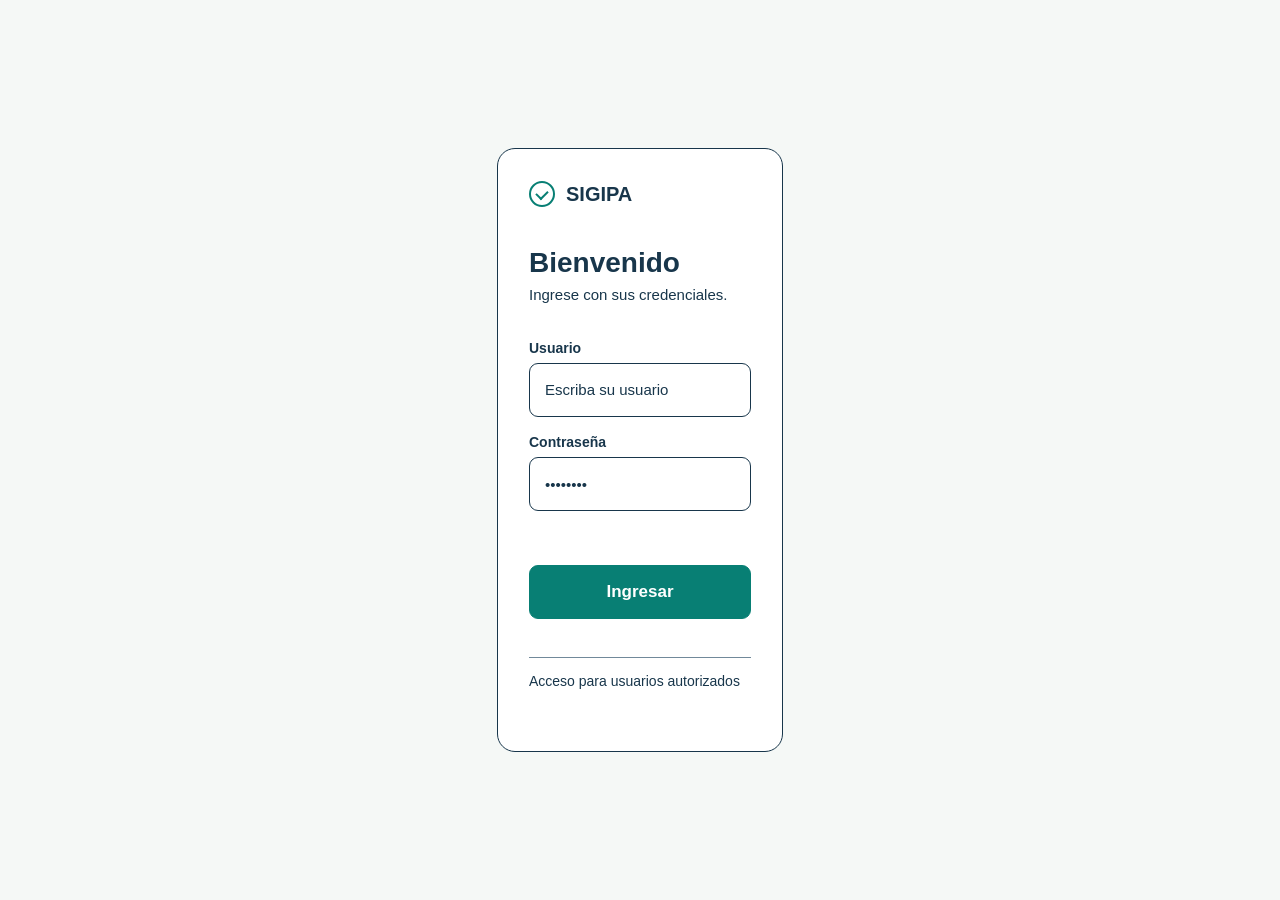
<file: src/main/webapp/index.html>
<!doctype html>
<html lang="es">
    <head>
        <meta charset="utf-8">
        <meta name="viewport" content="width=device-width, initial-scale=1">
        <meta name="theme-color" content="#f5f8f6">
        <title>Ingresar | SIGIPA</title>
        <link
            href="https://cdn.jsdelivr.net/npm/bootstrap@5.3.8/dist/css/bootstrap.min.css"
            rel="stylesheet"
            integrity="sha384-sRIl4kxILFvY47J16cr9ZwB07vP4J8+LH7qKQnuqkuIAvNWLzeN8tE5YBujZqJLB"
            crossorigin="anonymous"
            >
        <link rel="stylesheet" href="assets/css/estilos.css">
        <script src="assets/js/main.js" defer></script>
    </head>
    <body>
        <main class="container min-vh-100 d-flex align-items-center justify-content-center py-4">
            <div class="row justify-content-center w-100 mx-0">
                <div class="col-12 col-sm-auto px-0">
                    <section class="acceso" aria-labelledby="titulo-acceso">
                        <div class="marca d-flex align-items-center">
                            <span class="marca-icono" aria-hidden="true"></span>
                            <span>SIGIPA</span>
                        </div>

                        <h1 id="titulo-acceso" class="acceso-titulo">Bienvenido</h1>
                        <p class="acceso-subtitulo">Ingrese con sus credenciales.</p>

                        <form id="form-acceso" class="acceso-formulario" aria-label="Formulario de acceso" method="post" action="api/acceso">
                            <div class="campo-usuario">
                                <label class="form-label" for="usuario">Usuario</label>
                                <input class="form-control" id="usuario" name="nombreUsuario" type="text" autocomplete="username" placeholder="Escriba su usuario" required>
                            </div>

                            <div class="campo-contrasena">
                                <label class="form-label" for="contrasena">Contraseña</label>
                                <input class="form-control" id="contrasena" name="contrasena" type="password" autocomplete="current-password" placeholder="••••••••" required>
                            </div>

                            <p id="mensaje-acceso" class="small text-danger" role="status" hidden></p>
                            <button type="submit" class="btn btn-acceso w-100 d-flex align-items-center justify-content-center">Ingresar</button>
                        </form>

                        <p class="acceso-nota mb-0">Acceso para usuarios autorizados</p>
                    </section>
                </div>
            </div>
        </main>
    </body>
</html>
</file>
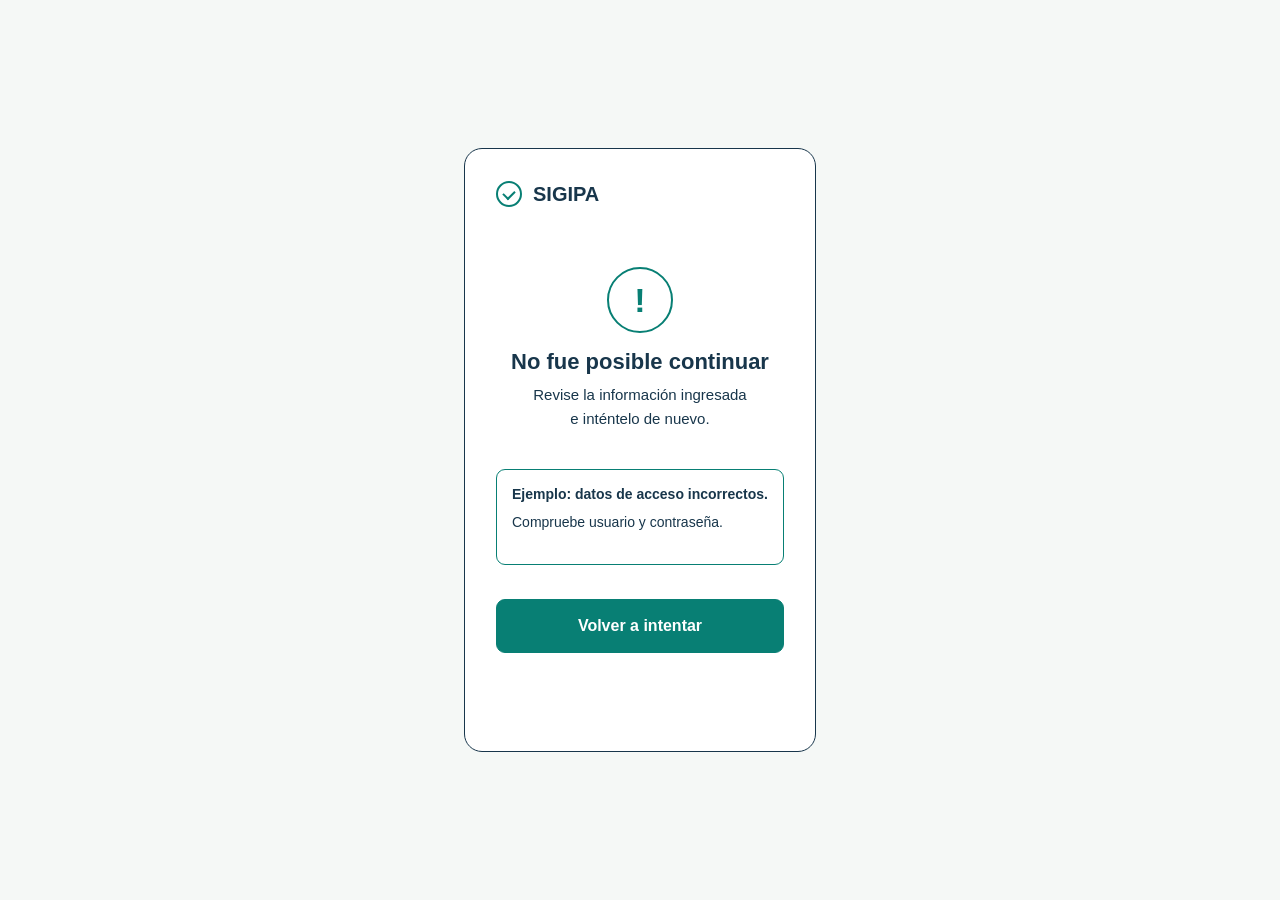
<file: src/main/webapp/aviso-error.html>
<!doctype html>
<html lang="es">
  <head>
    <meta charset="utf-8">
    <meta name="viewport" content="width=device-width, initial-scale=1">
    <meta name="theme-color" content="#f5f8f6">
    <title>Aviso de error | SIGIPA</title>

    <link
      href="https://cdn.jsdelivr.net/npm/bootstrap@5.3.8/dist/css/bootstrap.min.css"
      rel="stylesheet"
      integrity="sha384-sRIl4kxILFvY47J16cr9ZwB07vP4J8+LH7qKQnuqkuIAvNWLzeN8tE5YBujZqJLB"
      crossorigin="anonymous"
    >
    <link rel="stylesheet" href="assets/css/estilos.css">
  </head>

  <body>
    <main class="container min-vh-100 d-flex align-items-center justify-content-center py-4">
      <div class="row justify-content-center w-100 mx-0">
        <div class="col-12 col-sm-auto px-0">
          <section class="acceso aviso-error" aria-labelledby="titulo-error">
            <div class="marca d-flex align-items-center">
              <span class="marca-icono" aria-hidden="true"></span>
              <span>SIGIPA</span>
            </div>

            <div class="icono-error d-flex align-items-center justify-content-center"
                 aria-hidden="true">!</div>

            <h1 id="titulo-error" class="acceso-titulo">
              No fue posible continuar
            </h1>

            <p class="mensaje-error">
              Revise la información ingresada<br>
              e inténtelo de nuevo.
            </p>

            <div class="detalle-error">
              <p class="detalle-titulo">Ejemplo: datos de acceso incorrectos.</p>
              <p class="detalle-texto">Compruebe usuario y contraseña.</p>
            </div>

            <a class="btn btn-acceso w-100 d-flex align-items-center justify-content-center" href="index.html"
            >Volver a intentar</a>
          </section>
        </div>
      </div>
    </main>
  </body>
</html>
</file>
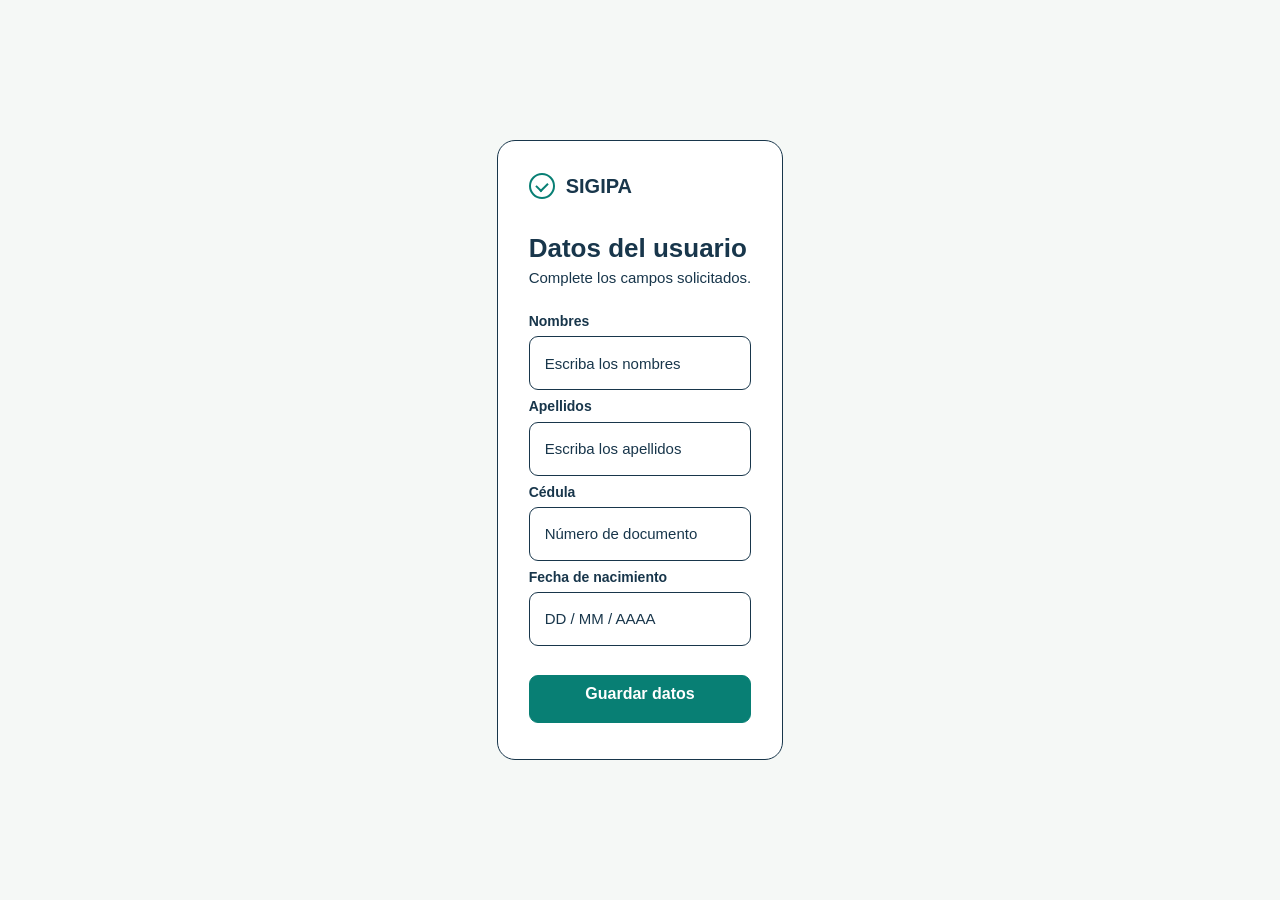
<file: src/main/webapp/datos-usuario.html>
<!doctype html>
<html lang="es">
  <head>
    <meta charset="utf-8">
    <meta name="viewport" content="width=device-width, initial-scale=1">
    <meta name="theme-color" content="#f5f8f6">
    <title>Datos del usuario | SIGIPA</title>
    <link
      href="https://cdn.jsdelivr.net/npm/bootstrap@5.3.8/dist/css/bootstrap.min.css"
      rel="stylesheet"
      integrity="sha384-sRIl4kxILFvY47J16cr9ZwB07vP4J8+LH7qKQnuqkuIAvNWLzeN8tE5YBujZqJLB"
      crossorigin="anonymous"
    >
    <link rel="stylesheet" href="assets/css/estilos.css">
  </head>
  <body>
    <main class="container min-vh-100 d-flex align-items-center justify-content-center py-4">
      <div class="row justify-content-center w-100 mx-0">
        <div class="col-12 col-sm-auto px-0">
          <section class="acceso datos-usuario" aria-labelledby="titulo-datos">
            <div class="marca d-flex align-items-center">
              <span class="marca-icono" aria-hidden="true"></span>
              <span>SIGIPA</span>
            </div>

            <h1 id="titulo-datos" class="acceso-titulo">Datos del usuario</h1>
            <p class="acceso-subtitulo">Complete los campos solicitados.</p>

            <form class="acceso-formulario" aria-label="Datos del usuario">
              <div class="campo-datos">
                <label class="form-label" for="nombres">Nombres</label>
                <input
                  class="form-control"
                  id="nombres"
                  name="nombres"
                  type="text"
                  autocomplete="given-name"
                  placeholder="Escriba los nombres"
                  required
                >
              </div>

              <div class="campo-datos">
                <label class="form-label" for="apellidos">Apellidos</label>
                <input
                  class="form-control"
                  id="apellidos"
                  name="apellidos"
                  type="text"
                  autocomplete="family-name"
                  placeholder="Escriba los apellidos"
                  required
                >
              </div>

              <div class="campo-datos">
                <label class="form-label" for="cedula">Cédula</label>
                <input
                  class="form-control"
                  id="cedula"
                  name="cedula"
                  type="text"
                  inputmode="numeric"
                  placeholder="Número de documento"
                  required
                >
              </div>

              <div class="campo-datos">
                <label class="form-label" for="fecha-nacimiento">Fecha de nacimiento</label>
                <input
                  class="form-control"
                  id="fecha-nacimiento"
                  name="fecha_nacimiento"
                  type="text"
                  inputmode="numeric"
                  autocomplete="bday"
                  placeholder="DD / MM / AAAA"
                  required
                >
              </div>

              <!-- El guardado se conectará al servidor en la etapa de desarrollo. -->
              <a class="btn btn-acceso w-100" type="button" href="aviso-error.html">Guardar datos</a>
            </form>
          </section>
        </div>
      </div>
    </main>
  </body>
</html>
</file>
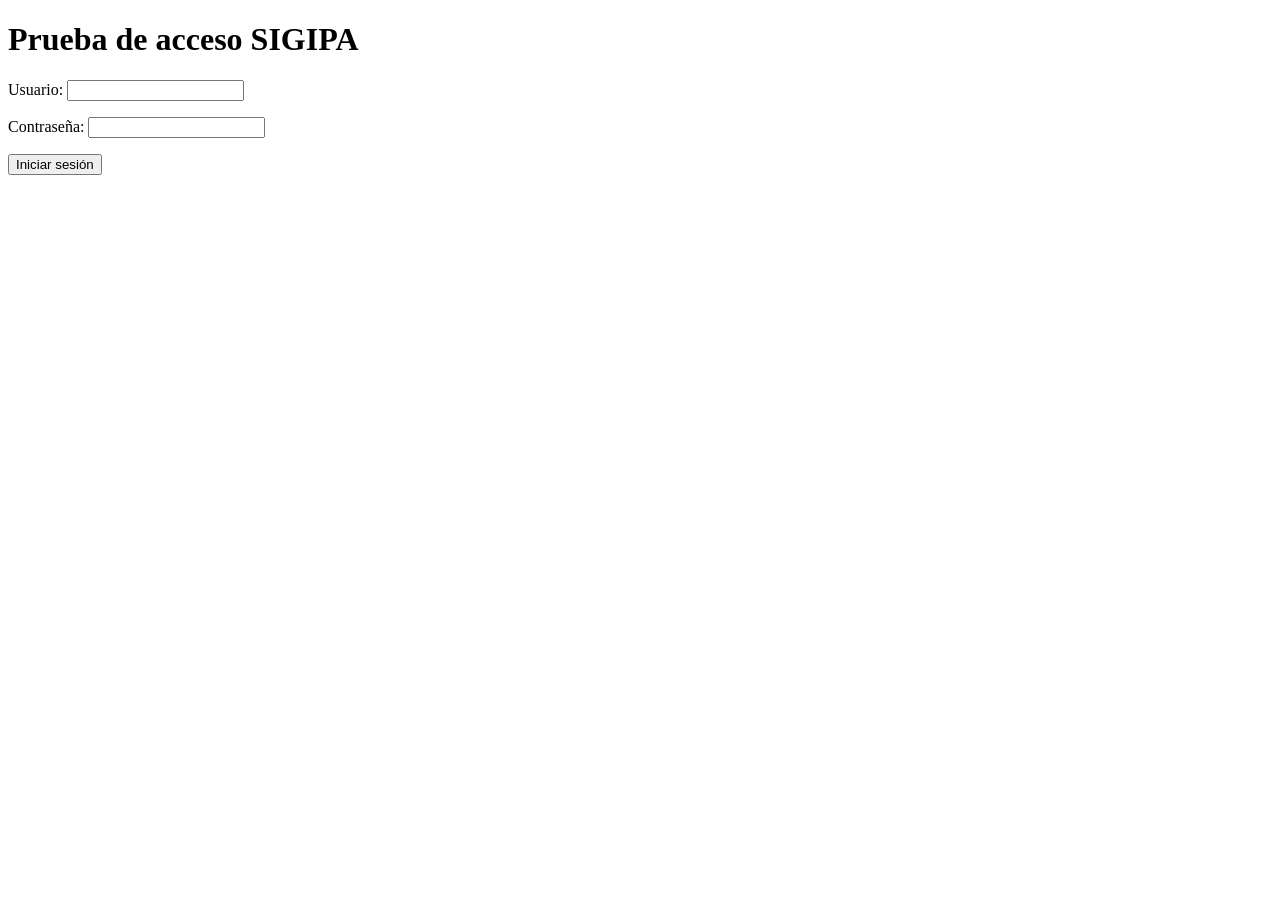
<file: src/main/webapp/prueba-acceso.html>
<!DOCTYPE html>
<html lang="es">
    <head>
        <meta charset="UTF-8">
        <title>Prueba de acceso SIGIPA</title>
    </head>
    <body>
        <h1>Prueba de acceso SIGIPA</h1>

        <form id="formAcceso">
            <p>
                <label for="nombreUsuario">Usuario:</label>
                <input id="nombreUsuario" name="nombreUsuario"
                       autocomplete="username" required>
            </p>

            <p>
                <label for="contrasena">Contraseña:</label>
                <input id="contrasena" name="contrasena"
                       type="password"
                       autocomplete="current-password" required>
            </p>

            <button type="submit">Iniciar sesión</button>
        </form>

        <pre id="resultado"></pre>

        <script>
            const formulario = document.getElementById("formAcceso");
            const resultado = document.getElementById("resultado");

            formulario.addEventListener("submit", async (evento) => {
                evento.preventDefault();
                resultado.textContent = "Comprobando...";
                sessionStorage.removeItem("tokenCsrf");

                try {
                    const respuesta = await fetch("api/acceso", {
                        method: "POST",
                        body: new URLSearchParams(new FormData(formulario)),
                        credentials: "same-origin"
                    });

                    const datos = await respuesta.json();

                    if (respuesta.ok) {
                        sessionStorage.setItem("tokenCsrf", datos.tokenCsrf);
                    }

                    resultado.textContent =
                            "HTTP " + respuesta.status + "\n"
                            + JSON.stringify(datos, null, 2);

                } catch (error) {
                    resultado.textContent =
                            "No se pudo obtener la respuesta del servidor.";
                } finally {
                    document.getElementById("contrasena").value = "";
                }
            });
        </script>
    </body>
</html>
</file>
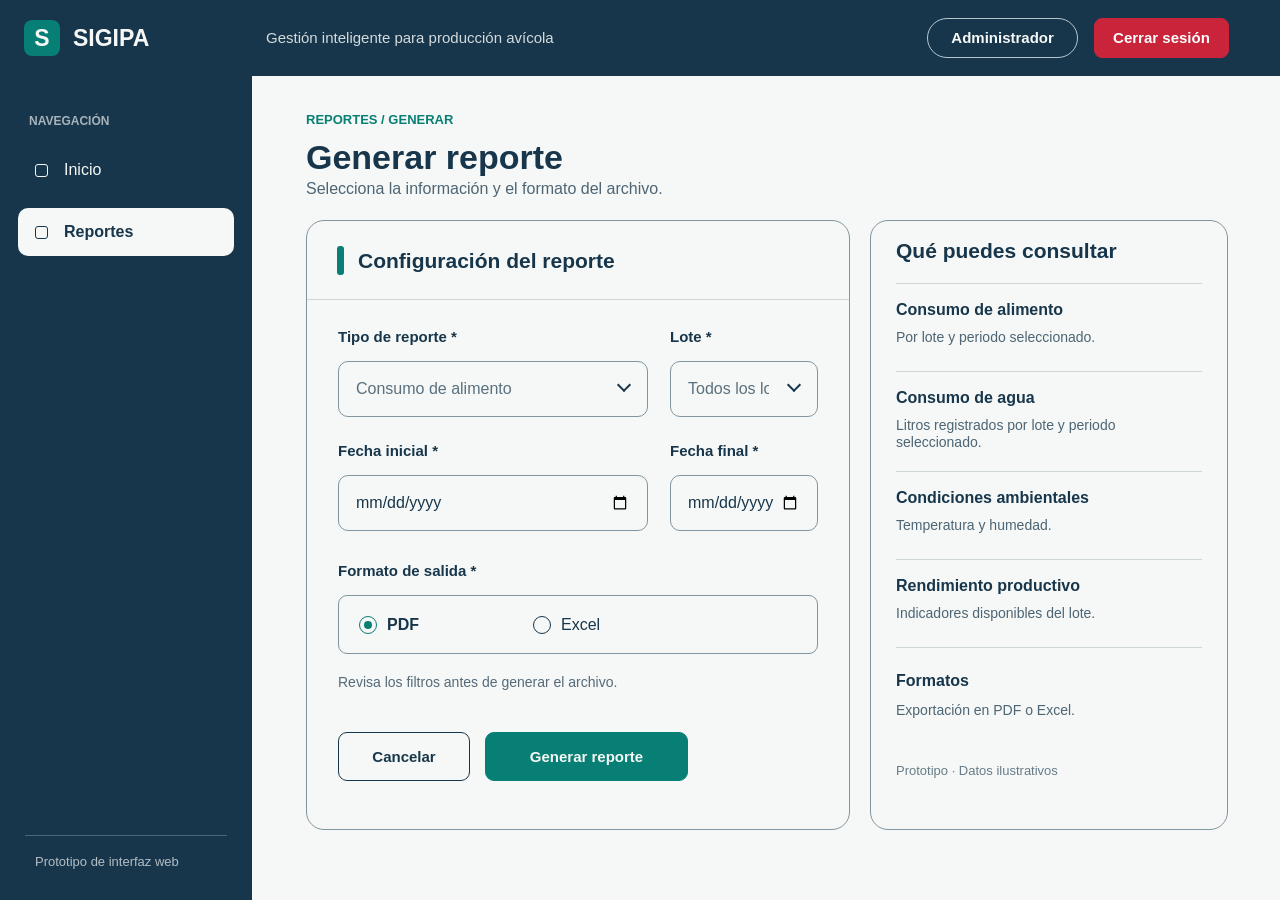
<file: src/main/webapp/pages/administrador/generar-reporte-administrador.html>
<!doctype html>
<html lang="es">
<head>
  <meta charset="utf-8">
  <meta name="viewport" content="width=device-width, initial-scale=1">
  <meta name="theme-color" content="#f5f8f6">
  <title>Generar reporte del administrador | SIGIPA</title>
  <link href="https://cdn.jsdelivr.net/npm/bootstrap@5.3.8/dist/css/bootstrap.min.css" rel="stylesheet" integrity="sha384-sRIl4kxILFvY47J16cr9ZwB07vP4J8+LH7qKQnuqkuIAvNWLzeN8tE5YBujZqJLB" crossorigin="anonymous">
  <link rel="stylesheet" href="../../assets/css/estilos.css">
  <script src="../../assets/js/vendor/xlsx.full.min.js" defer></script>
  <script src="../../assets/js/main.js" defer></script>
</head>
<body class="panel-operario panel-administrador generar-reporte generar-reporte-administrador">
  <aside class="op-lateral" aria-label="Navegación del administrador">
    <a class="op-marca" href="panel-administrador.html" aria-label="SIGIPA, inicio del administrador">
      <span class="op-marca-icono" aria-hidden="true">S</span>
      <span>SIGIPA</span>
    </a>

    <nav class="op-menu" aria-label="Navegación principal">
      <p class="op-menu-titulo">NAVEGACIÓN</p>
      <a class="op-menu-enlace" href="panel-administrador.html">
        <span class="sp-menu-icono" aria-hidden="true"></span>
        Inicio
      </a>
      <a class="op-menu-enlace op-menu-enlace-activo" href="reportes-administrador.html" aria-current="location">
        <span class="sp-menu-icono" aria-hidden="true"></span>
        Reportes
      </a>
    </nav>

    <p class="op-lateral-pie">Prototipo de interfaz web</p>
  </aside>

  <header class="op-encabezado">
    <p class="op-lema">Gestión inteligente para producción avícola</p>
    <span class="op-rol">Administrador</span>
  </header>

  <main class="op-contenido" id="contenido">
    <div class="op-contenedor">
      <div class="op-introduccion">
        <p class="op-seccion">REPORTES / GENERAR</p>
        <h1>Generar reporte</h1>
        <p class="op-subtitulo">
          <span class="op-texto-escritorio">Selecciona la información y el formato del archivo.</span>
          <span class="op-texto-movil">Configura los datos del archivo.</span>
        </p>
      </div>

      <div class="gr-distribucion">
        <section class="gr-tarjeta" aria-labelledby="titulo-configuracion-reporte-administrador">
          <header class="gr-tarjeta-cabecera">
            <h2 id="titulo-configuracion-reporte-administrador">
              <span class="op-texto-escritorio">Configuración del reporte</span>
              <span class="op-texto-movil">Configuración</span>
            </h2>
          </header>

          <form id="form-reporte" class="gr-formulario">
            <div class="gr-fila">
              <div class="rc-grupo">
                <label class="rc-etiqueta" for="tipo-reporte">Tipo de reporte *</label>
                <div class="rc-select-contenedor">
                  <select class="rc-control rc-select" id="tipo-reporte" name="tipo-reporte" required>
                    <option value="consumo-alimento" selected>Consumo de alimento</option>
                    <option value="consumo-agua">Consumo de agua</option>
                    <option value="condiciones-ambientales">Condiciones ambientales</option>
                    <option value="rendimiento-productivo">Rendimiento productivo</option>
                  </select>
                </div>
              </div>

              <div class="rc-grupo">
                <label class="rc-etiqueta" for="lote-reporte">Lote *</label>
                <div class="rc-select-contenedor">
                  <select class="rc-control rc-select" id="lote-reporte" name="lote-reporte" required>
                    <option value="todos" selected>Todos los lotes</option>
                    <option value="lote-01">Lote 01</option>
                    <option value="lote-02">Lote 02</option>
                    <option value="lote-03">Lote 03</option>
                  </select>
                </div>
              </div>
            </div>

            <div class="gr-fila gr-fila-fechas">
              <div class="rc-grupo">
                <label class="rc-etiqueta" for="fecha-inicial">Fecha inicial *</label>
                <input class="rc-control" id="fecha-inicial" name="fecha-inicial" type="date" required>
              </div>

              <div class="rc-grupo">
                <label class="rc-etiqueta" for="fecha-final">Fecha final *</label>
                <input class="rc-control" id="fecha-final" name="fecha-final" type="date" required>
              </div>
            </div>

            <fieldset class="rc-grupo gr-formato">
              <legend class="rc-etiqueta">Formato de salida *</legend>
              <div class="gr-radio-grupo">
                <label class="rc-radio-opcion">
                  <input type="radio" name="formato-salida" value="pdf" checked>
                  <span>PDF</span>
                </label>
                <label class="rc-radio-opcion">
                  <input type="radio" name="formato-salida" value="excel">
                  <span>Excel</span>
                </label>
              </div>
            </fieldset>

            <p class="gr-nota">
              <span class="op-texto-escritorio">Revisa los filtros antes de generar el archivo.</span>
              <span class="op-texto-movil">El archivo usará los filtros seleccionados.</span>
            </p>

            <div class="rc-acciones gr-acciones">
              <button id="cancelar-reporte" class="rc-boton rc-boton-secundario" type="button">Cancelar</button>
              <button class="rc-boton rc-boton-principal" type="submit">Generar reporte</button>
            </div>

            <p id="mensaje-reporte" class="mt-3 mb-0" role="status"></p>
          </form>
        </section>

        <aside class="gr-panel-consultas" aria-labelledby="titulo-consultas-reporte-administrador">
          <h2 id="titulo-consultas-reporte-administrador">Qué puedes consultar</h2>

          <div class="gr-consulta-lista">
            <section class="gr-consulta-item">
              <h3>Consumo de alimento</h3>
              <p>Por lote y periodo seleccionado.</p>
            </section>
            <section class="gr-consulta-item">
              <h3>Consumo de agua</h3>
              <p>Litros registrados por lote y periodo seleccionado.</p>
            </section>
            <section class="gr-consulta-item">
              <h3>Condiciones ambientales</h3>
              <p>Temperatura y humedad.</p>
            </section>
            <section class="gr-consulta-item">
              <h3>Rendimiento productivo</h3>
              <p>Indicadores disponibles del lote.</p>
            </section>
            <section class="gr-consulta-item gr-consulta-formatos">
              <h3>Formatos</h3>
              <p>Exportación en PDF o Excel.</p>
            </section>
          </div>

          <p class="gr-panel-nota">Prototipo · Datos ilustrativos</p>
        </aside>
      </div>

      <section id="vista-reporte" class="rc-tarjeta mt-4" aria-labelledby="titulo-vista-reporte" hidden>
        <header class="rc-tarjeta-cabecera">
          <h2 id="titulo-vista-reporte">Reporte de consumo</h2>
        </header>

        <div class="p-3">
          <p id="resumen-reporte"></p>

          <div class="table-responsive">
            <table class="table">
              <caption>Registros de demostración del lote y periodo seleccionados.</caption>

              <thead>
                <tr>
                  <th scope="col">Fecha y hora</th>
                  <th scope="col">Lote</th>
                  <th scope="col">Cantidad</th>
                  <th scope="col">Unidad</th>
                </tr>
              </thead>

              <tbody id="filas-reporte"></tbody>
            </table>
          </div>
        </div>
      </section>
    </div>
  </main>

  <nav class="op-menu-movil" aria-label="Navegación móvil">
    <a class="op-menu-movil-enlace" href="panel-administrador.html">
      <span class="sp-menu-icono" aria-hidden="true"></span>
      <span>Inicio</span>
    </a>
    <a class="op-menu-movil-enlace op-menu-movil-activo" href="reportes-administrador.html" aria-current="location">
      <span class="sp-menu-icono" aria-hidden="true"></span>
      <span>Reportes</span>
    </a>
  </nav>
</body>
</html>
</file>
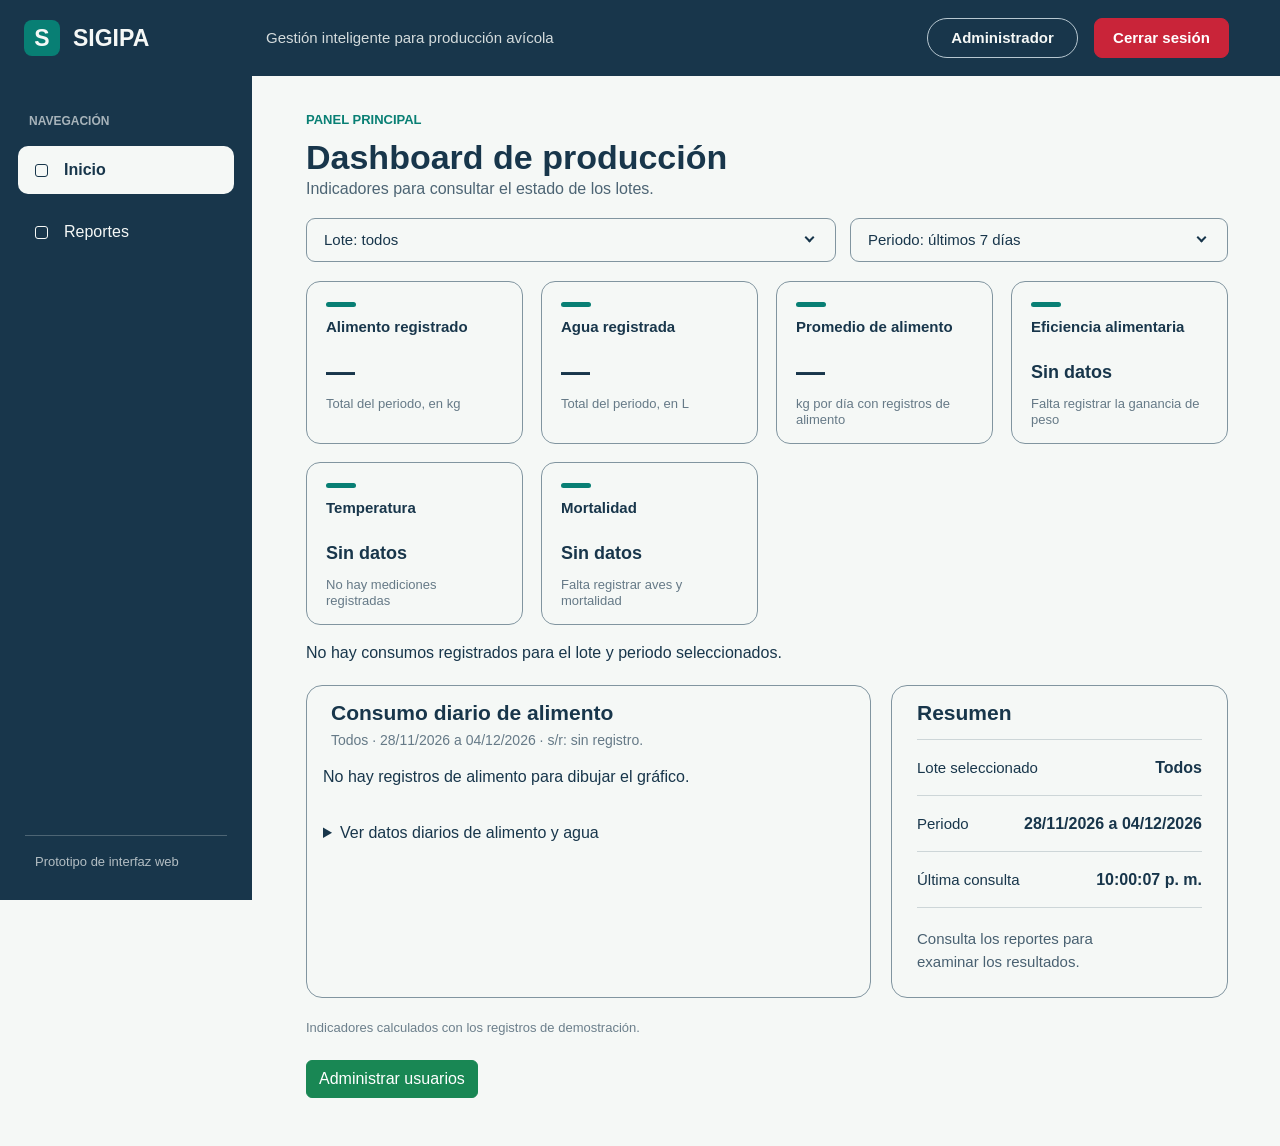
<file: src/main/webapp/pages/administrador/panel-administrador.html>
<!doctype html>
<html lang="es">
    <head>
        <meta charset="utf-8">
        <meta name="viewport" content="width=device-width, initial-scale=1">
        <meta name="theme-color" content="#f5f8f6">
        <title>Panel del administrador | SIGIPA</title>
        <link href="https://cdn.jsdelivr.net/npm/bootstrap@5.3.8/dist/css/bootstrap.min.css" rel="stylesheet" integrity="sha384-sRIl4kxILFvY47J16cr9ZwB07vP4J8+LH7qKQnuqkuIAvNWLzeN8tE5YBujZqJLB" crossorigin="anonymous">
        <link rel="stylesheet" href="../../assets/css/estilos.css">
        <script src="../../assets/js/main.js" defer></script>
    </head>
    <body id="dashboard-admin" class="panel-operario panel-administrador">
        <aside class="op-lateral" aria-label="Navegación del administrador">
            <a class="op-marca" href="panel-administrador.html" aria-label="SIGIPA, inicio del administrador">
                <span class="op-marca-icono" aria-hidden="true">S</span>
                <span>SIGIPA</span>
            </a>

            <nav class="op-menu" aria-label="Navegación principal">
                <p class="op-menu-titulo">NAVEGACIÓN</p>
                <a class="op-menu-enlace op-menu-enlace-activo" href="panel-administrador.html" aria-current="page">
                    <span class="sp-menu-icono" aria-hidden="true"></span>
                    Inicio
                </a>
                <a class="op-menu-enlace" href="reportes-administrador.html">
                    <span class="sp-menu-icono" aria-hidden="true"></span>
                    Reportes
                </a>
            </nav>

            <p class="op-lateral-pie">Prototipo de interfaz web</p>
        </aside>

        <header class="op-encabezado">
            <p class="op-lema">Gestión inteligente para producción avícola</p>
            <span class="op-rol">Administrador</span>
        </header>

        <main class="op-contenido" id="contenido">
            <div class="op-contenedor">
                <div class="op-introduccion">
                    <p class="op-seccion">PANEL PRINCIPAL</p>
                    <h1>
                        <span class="op-texto-escritorio">Dashboard de producción</span>
                        <span class="op-texto-movil">Dashboard</span>
                    </h1>
                    <p class="op-subtitulo">
                        <span class="op-texto-escritorio">Indicadores para consultar el estado de los lotes.</span>
                        <span class="op-texto-movil">Indicadores de producción por lote.</span>
                    </p>
                </div>

                <section class="pa-filtros" aria-label="Filtros del dashboard">
                    <div class="pa-filtro">
                        <label class="pa-etiqueta-oculta" for="filtro-lote-escritorio">Filtrar por lote</label>
                        <select class="pa-filtro-control pa-filtro-escritorio" id="filtro-lote-escritorio" name="lote-escritorio">
                            <option value="todos" selected>Lote: todos</option>
                            <option value="lote-01">Lote: 01</option>
                            <option value="lote-02">Lote: 02</option>
                            <option value="lote-03">Lote: 03</option>
                        </select>

                        <label class="pa-etiqueta-oculta" for="filtro-lote-movil">Filtrar por lote</label>
                        <select class="pa-filtro-control pa-filtro-movil" id="filtro-lote-movil" name="lote-movil">
                            <option value="todos" selected>Todos los lotes</option>
                            <option value="lote-01">Lote 01</option>
                            <option value="lote-02">Lote 02</option>
                            <option value="lote-03">Lote 03</option>
                        </select>
                    </div>

                    <div class="pa-filtro">
                        <label class="pa-etiqueta-oculta" for="filtro-periodo-escritorio">Filtrar por periodo</label>
                        <select class="pa-filtro-control pa-filtro-escritorio" id="filtro-periodo-escritorio" name="periodo-escritorio">
                            <option value="7" selected>Periodo: últimos 7 días</option>
                            <option value="15">Periodo: últimos 15 días</option>
                            <option value="30">Periodo: últimos 30 días</option>
                        </select>

                        <label class="pa-etiqueta-oculta" for="filtro-periodo-movil">Filtrar por periodo</label>
                        <select class="pa-filtro-control pa-filtro-movil" id="filtro-periodo-movil" name="periodo-movil">
                            <option value="7" selected>Últimos 7 días</option>
                            <option value="15">Últimos 15 días</option>
                            <option value="30">Últimos 30 días</option>
                        </select>
                    </div>
                </section>

                <section class="pa-indicadores" aria-label="Indicadores principales">
                    <article class="pa-indicador">
                        <span class="pa-indicador-marca" aria-hidden="true"></span>
                        <h2>Alimento registrado</h2>
                        <p id="dashboard-total-alimento" class="pa-indicador-valor">—</p>
                        <p class="pa-indicador-detalle">Total del periodo, en kg</p>
                    </article>

                    <article class="pa-indicador">
                        <span class="pa-indicador-marca" aria-hidden="true"></span>
                        <h2>Agua registrada</h2>
                        <p id="dashboard-total-agua" class="pa-indicador-valor">—</p>
                        <p class="pa-indicador-detalle">Total del periodo, en L</p>
                    </article>

                    <article class="pa-indicador">
                        <span class="pa-indicador-marca" aria-hidden="true"></span>
                        <h2>Promedio de alimento</h2>
                        <p id="dashboard-promedio-alimento" class="pa-indicador-valor">—</p>
                        <p class="pa-indicador-detalle">kg por día con registros de alimento</p>
                    </article>

                    <article class="pa-indicador">
                        <span class="pa-indicador-marca" aria-hidden="true"></span>
                        <h2>Eficiencia alimentaria</h2>
                        <p class="pa-indicador-valor pa-sin-datos">Sin datos</p>
                        <p class="pa-indicador-detalle">Falta registrar la ganancia de peso</p>
                    </article>

                    <article class="pa-indicador">
                        <span class="pa-indicador-marca" aria-hidden="true"></span>
                        <h2>Temperatura</h2>
                        <p class="pa-indicador-valor pa-sin-datos">Sin datos</p>
                        <p class="pa-indicador-detalle">No hay mediciones registradas</p>
                    </article>

                    <article class="pa-indicador">
                        <span class="pa-indicador-marca" aria-hidden="true"></span>
                        <h2>Mortalidad</h2>
                        <p class="pa-indicador-valor pa-sin-datos">Sin datos</p>
                        <p class="pa-indicador-detalle">Falta registrar aves y mortalidad</p>
                    </article>
                </section>

                <p id="mensaje-dashboard" class="mt-3" role="status"></p>

                <div class="pa-detalle">
                    <figure class="pa-grafico pa-grafico-dinamico" aria-labelledby="titulo-grafico-consumo descripcion-grafico-consumo">
                        <figcaption class="pa-grafico-encabezado">
                            <h2 id="titulo-grafico-consumo">Consumo diario de alimento</h2>
                            <p id="descripcion-grafico-consumo">Selecciona un lote y un periodo.</p>
                        </figcaption>

                        <div class="p-3">
                            <div id="grafico-dashboard" aria-hidden="true"></div>

                            <details class="mt-3">
                                <summary>Ver datos diarios de alimento y agua</summary>

                                <div class="table-responsive mt-2">
                                    <table class="table">
                                        <caption>Un día sin registros no equivale a consumo cero.</caption>

                                        <thead>
                                            <tr>
                                                <th scope="col">Fecha</th>
                                                <th scope="col">Alimento (kg)</th>
                                                <th scope="col">Agua (L)</th>
                                            </tr>
                                        </thead>

                                        <tbody id="filas-dashboard"></tbody>
                                    </table>
                                </div>
                            </details>
                        </div>
                    </figure>

                    <aside class="pa-resumen" aria-labelledby="titulo-resumen-dashboard">
                        <h2 id="titulo-resumen-dashboard">Resumen</h2>
                        <dl class="pa-resumen-lista">
                            <div class="pa-resumen-fila">
                                <dt>Lote seleccionado</dt>
                                <dd id="dashboard-lotes">—</dd>
                            </div>

                            <div class="pa-resumen-fila">
                                <dt>Periodo</dt>
                                <dd id="dashboard-periodo">—</dd>
                            </div>

                            <div class="pa-resumen-fila">
                                <dt>Última consulta</dt>
                                <dd id="dashboard-actualizacion">—</dd>
                            </div>
                        </dl>

                        <p>Consulta los reportes para<br>examinar los resultados.</p>
                    </aside>
                </div>

                <p class="pa-nota">Indicadores calculados con los registros de demostración.</p>
            </div>
            <div class="mt-4">
                <a href="administrar-usuarios.html" class="btn btn-success">Administrar usuarios</a>
            </div>
        </main>

        <nav class="op-menu-movil" aria-label="Navegación móvil">
            <a class="op-menu-movil-enlace op-menu-movil-activo" href="panel-administrador.html" aria-current="page">
                <span class="sp-menu-icono" aria-hidden="true"></span>
                <span>Inicio</span>
            </a>
            <a class="op-menu-movil-enlace" href="reportes-administrador.html">
                <span class="sp-menu-icono" aria-hidden="true"></span>
                <span>Reportes</span>
            </a>
        </nav>
    </body>
</html>
</file>
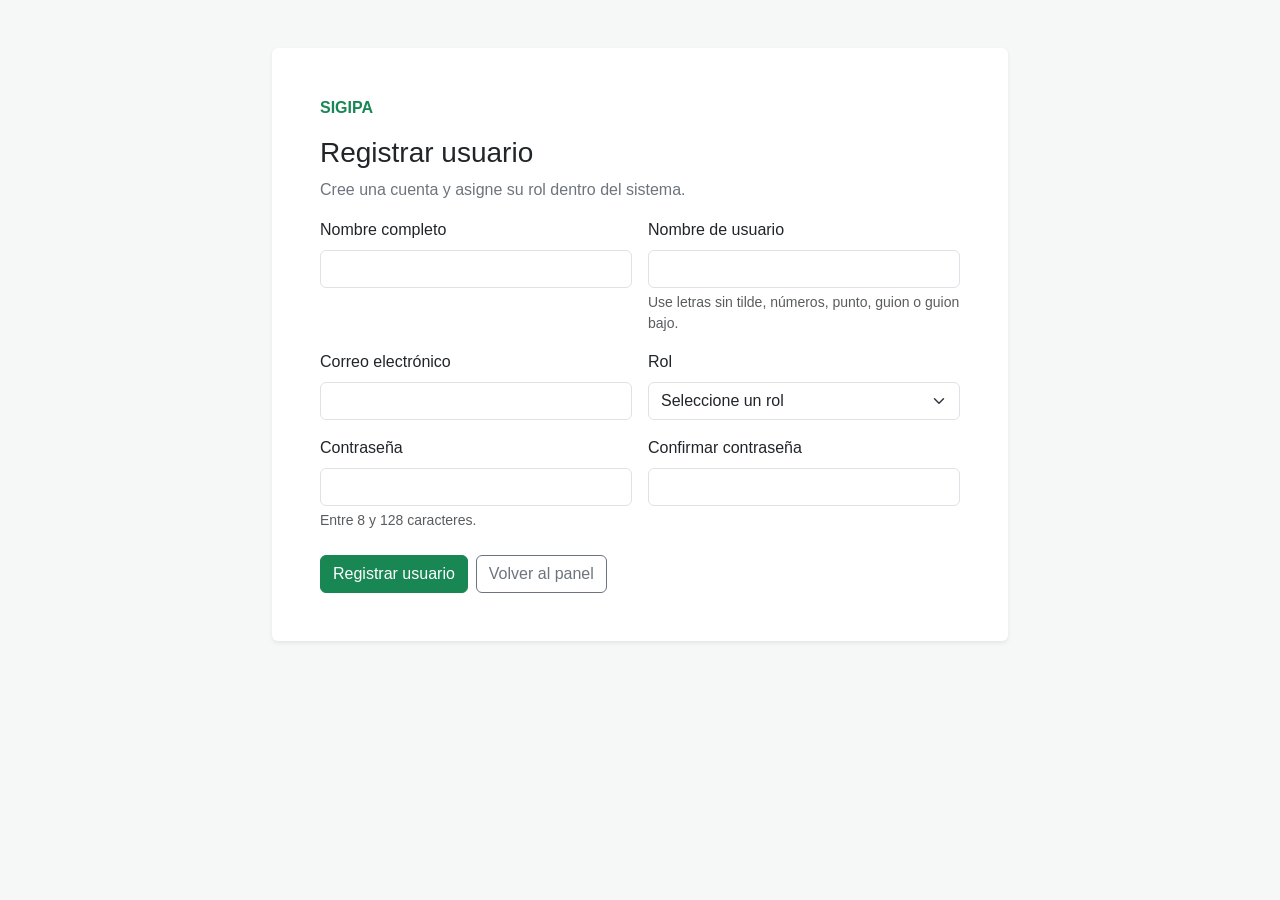
<file: src/main/webapp/pages/administrador/registrar-usuario.html>
<!doctype html>
<html lang="es">
    <head>
        <meta charset="utf-8">
        <meta name="viewport" content="width=device-width, initial-scale=1">
        <title>Registrar usuario | SIGIPA</title>

        <link href="https://cdn.jsdelivr.net/npm/bootstrap@5.3.8/dist/css/bootstrap.min.css" rel="stylesheet" integrity="sha384-sRIl4kxILFvY47J16cr9ZwB07vP4J8+LH7qKQnuqkuIAvNWLzeN8tE5YBujZqJLB" crossorigin="anonymous">
        <link rel="stylesheet" href="../../assets/css/estilos.css">
        <script src="../../assets/js/registro-usuario.js" defer></script>
    </head>
    <body>
        <main class="container py-5">
            <div class="row justify-content-center">
                <div class="col-12 col-lg-8">
                    <section class="card border-0 shadow-sm">
                        <div class="card-body p-4 p-md-5">

                            <p class="fw-bold text-success">SIGIPA</p>
                            <h1 class="h3">Registrar usuario</h1>
                            <p class="text-secondary">Cree una cuenta y asigne su rol dentro del sistema.</p>

                            <form id="form-registro-usuario">
                                <div class="row g-3">

                                    <div class="col-md-6">
                                        <label for="nombre" class="form-label">
                                            Nombre completo
                                        </label>
                                        <input id="nombre" name="nombre" class="form-control" type="text" maxlength="50" required>
                                    </div>

                                    <div class="col-md-6">
                                        <label for="nombre-usuario" class="form-label">
                                            Nombre de usuario
                                        </label>
                                        <input id="nombre-usuario" name="nombreUsuario" class="form-control" type="text" minlength="3" maxlength="50" pattern="[A-Za-z0-9._-]{3,50}" autocomplete="off" aria-describedby="ayuda-usuario" required>
                                        <div id="ayuda-usuario" class="form-text">
                                            Use letras sin tilde, números, punto, guion o guion bajo.
                                        </div>
                                    </div>

                                    <div class="col-md-6">
                                        <label for="correo" class="form-label">Correo electrónico</label>
                                        <input id="correo" name="correo" class="form-control" type="email" maxlength="80" required>
                                    </div>

                                    <div class="col-md-6">
                                        <label for="rol" class="form-label">Rol</label>
                                        <select id="rol" name="idRol" class="form-select" required>
                                            <option value="">Seleccione un rol</option>
                                            <option value="3">Operario</option>
                                            <option value="2">Supervisor</option>
                                            <option value="1">Administrador</option>
                                        </select>
                                    </div>

                                    <div class="col-md-6">
                                        <label for="clave-nueva" class="form-label">Contraseña</label>
                                        <input id="clave-nueva" name="contrasena" class="form-control" type="password" minlength="8" maxlength="128" autocomplete="new-password" aria-describedby="ayuda-clave" required>
                                        <div id="ayuda-clave" class="form-text">Entre 8 y 128 caracteres.</div>
                                    </div>

                                    <div class="col-md-6">
                                        <label for="confirmar-clave" class="form-label">Confirmar contraseña</label>
                                        <input id="confirmar-clave" class="form-control" type="password" minlength="8" maxlength="128" autocomplete="new-password" required>
                                    </div>

                                </div>

                                <div id="mensaje-registro" role="status" hidden></div>

                                <div class="d-flex flex-wrap gap-2 mt-4">
                                    <button type="submit" class="btn btn-success">
                                        Registrar usuario
                                    </button>

                                    <a href="panel-administrador.html" class="btn btn-outline-secondary">Volver al panel</a>
                                </div>
                            </form>

                        </div>
                    </section>
                </div>
            </div>
        </main>
    </body>
</html>
</file>
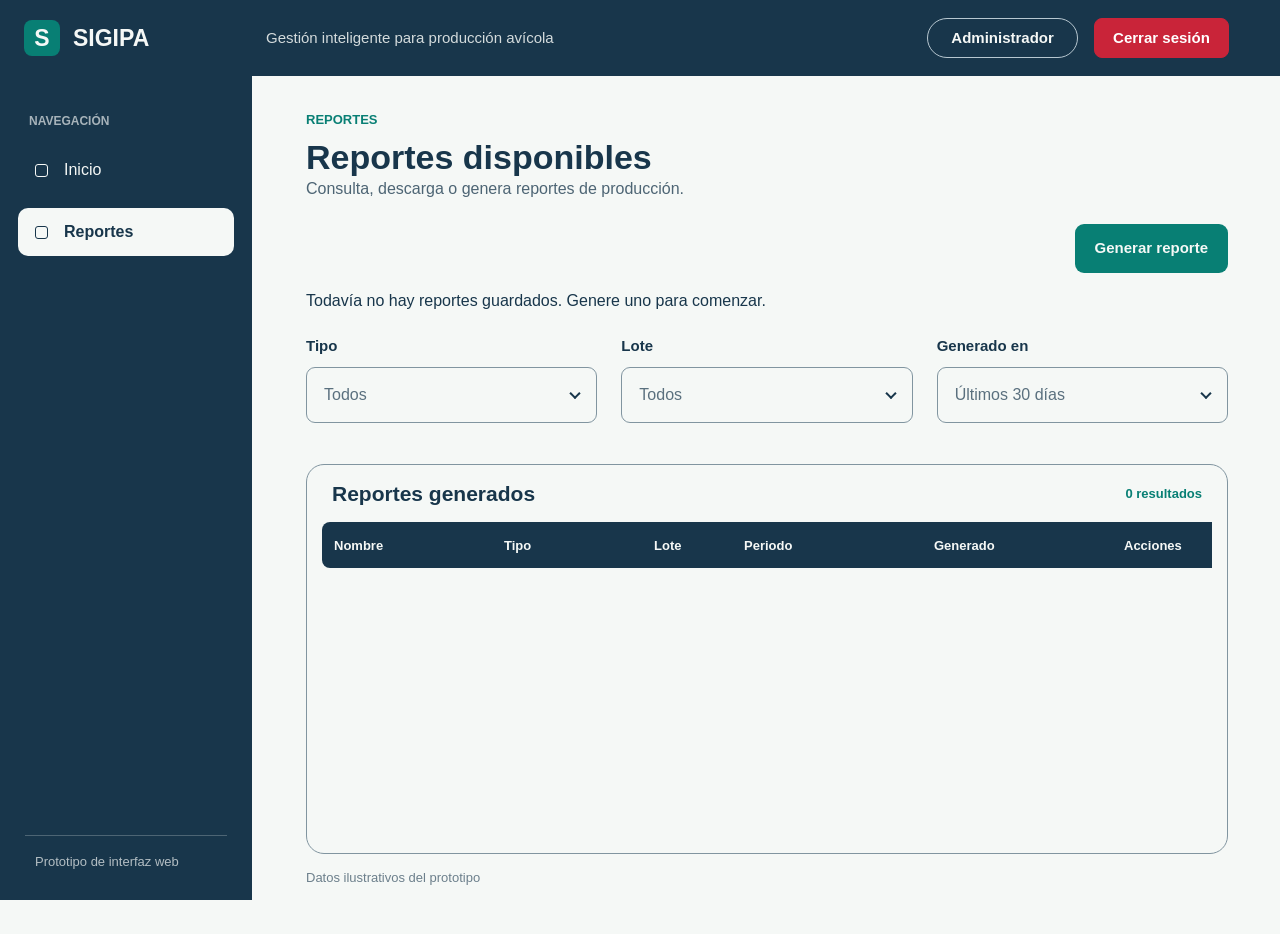
<file: src/main/webapp/pages/administrador/reportes-administrador.html>
<!doctype html>
<html lang="es">
<head>
  <meta charset="utf-8">
  <meta name="viewport" content="width=device-width, initial-scale=1">
  <meta name="theme-color" content="#f5f8f6">
  <title>Reportes del administrador | SIGIPA</title>
  <link href="https://cdn.jsdelivr.net/npm/bootstrap@5.3.8/dist/css/bootstrap.min.css" rel="stylesheet" integrity="sha384-sRIl4kxILFvY47J16cr9ZwB07vP4J8+LH7qKQnuqkuIAvNWLzeN8tE5YBujZqJLB" crossorigin="anonymous">
  <link rel="stylesheet" href="../../assets/css/estilos.css">
  <script src="../../assets/js/vendor/xlsx.full.min.js" defer></script>
  <script src="../../assets/js/main.js" defer></script>
</head>
<body class="panel-operario panel-administrador reportes-administrador">
  <aside class="op-lateral" aria-label="Navegación del administrador">
    <a class="op-marca" href="panel-administrador.html" aria-label="SIGIPA, inicio del administrador">
      <span class="op-marca-icono" aria-hidden="true">S</span>
      <span>SIGIPA</span>
    </a>

    <nav class="op-menu" aria-label="Navegación principal">
      <p class="op-menu-titulo">NAVEGACIÓN</p>
      <a class="op-menu-enlace" href="panel-administrador.html">
        <span class="sp-menu-icono" aria-hidden="true"></span>
        Inicio
      </a>
      <a class="op-menu-enlace op-menu-enlace-activo" href="reportes-administrador.html" aria-current="page">
        <span class="sp-menu-icono" aria-hidden="true"></span>
        Reportes
      </a>
    </nav>

    <p class="op-lateral-pie">Prototipo de interfaz web</p>
  </aside>

  <header class="op-encabezado">
    <p class="op-lema">Gestión inteligente para producción avícola</p>
    <span class="op-rol">Administrador</span>
  </header>

  <main class="op-contenido" id="contenido">
    <div class="op-contenedor">
      <div class="op-introduccion">
        <p class="op-seccion">REPORTES</p>
        <h1>
          <span class="op-texto-escritorio">Reportes disponibles</span>
          <span class="op-texto-movil">Reportes</span>
        </h1>
        <p class="op-subtitulo">
          <span class="op-texto-escritorio">Consulta, descarga o genera reportes de producción.</span>
          <span class="op-texto-movil">Consulta, descarga o genera archivos.</span>
        </p>
      </div>

      <a class="ra-generar" href="generar-reporte-administrador.html">Generar reporte</a>

      <p id="mensaje-historial" class="mt-3" role="status"></p>

      <section class="ra-filtros-escritorio" aria-label="Filtros de reportes">
        <div class="ra-filtro">
          <label for="reporte-tipo">Tipo</label>
          <div class="ra-select-contenedor">
            <select class="ra-select" id="reporte-tipo" name="tipo">
              <option value="todos" selected>Todos</option>
              <option value="consumo">Consumo</option>
              <option value="alimento">Consumo de alimento</option>
              <option value="agua">Consumo de agua</option>
              <option value="ambiental">Ambiental</option>
              <option value="rendimiento">Rendimiento</option>
            </select>
          </div>
        </div>

        <div class="ra-filtro">
          <label for="reporte-lote">Lote</label>
          <div class="ra-select-contenedor">
            <select class="ra-select" id="reporte-lote" name="lote">
              <option value="todos" selected>Todos</option>
              <option value="lote-01">Lote 01</option>
              <option value="lote-02">Lote 02</option>
              <option value="lote-03">Lote 03</option>
            </select>
          </div>
        </div>

        <div class="ra-filtro">
          <label for="reporte-periodo">Generado en</label>
          <div class="ra-select-contenedor">
            <select class="ra-select" id="reporte-periodo" name="periodo">
              <option value="todos">Cualquier fecha de generación</option>
              <option value="30" selected>Últimos 30 días</option>
              <option value="15">Últimos 15 días</option>
              <option value="7">Últimos 7 días</option>
            </select>
          </div>
        </div>
      </section>

      <section class="ra-filtros-movil" aria-label="Filtros de reportes">
        <div class="ra-select-contenedor">
          <label class="pa-etiqueta-oculta" for="reporte-tipo-movil">Tipo de reporte</label>
          <select class="ra-select" id="reporte-tipo-movil" name="tipo-movil">
            <option value="todos" selected>Tipo: todos</option>
            <option value="consumo">Tipo: consumo</option>
            <option value="alimento">Consumo de alimento</option>
            <option value="agua">Consumo de agua</option>
            <option value="ambiental">Tipo: ambiental</option>
            <option value="rendimiento">Tipo: rendimiento</option>
          </select>
        </div>

        <div class="ra-select-contenedor">
          <label class="pa-etiqueta-oculta" for="reporte-lote-movil">Lote</label>
          <select class="ra-select" id="reporte-lote-movil" name="lote-movil">
            <option value="todos" selected>Lote: todos</option>
            <option value="lote-01">Lote: 01</option>
            <option value="lote-02">Lote: 02</option>
            <option value="lote-03">Lote: 03</option>
          </select>
        </div>

        <div class="ra-select-contenedor ra-periodo-movil">
          <label class="pa-etiqueta-oculta" for="reporte-periodo-movil">Fecha de generación del reporte</label>
          <select class="ra-select" id="reporte-periodo-movil" name="periodo-movil">
            <option value="todos">Cualquier fecha de generación</option>
            <option value="30" selected>Periodo: últimos 30 días</option>
            <option value="15">Periodo: últimos 15 días</option>
            <option value="7">Periodo: últimos 7 días</option>
          </select>
        </div>
      </section>

      <section class="ra-tabla-tarjeta" aria-labelledby="titulo-reportes-generados">
        <header class="ra-tabla-cabecera">
          <h2 id="titulo-reportes-generados">Reportes generados</h2>
          <span id="contador-historial">0 resultados</span>
        </header>

        <div class="ra-tabla-contenedor" tabindex="0" role="region" aria-label="Tabla de reportes con desplazamiento horizontal">
          <table class="ra-tabla">
            <caption class="pa-etiqueta-oculta">Listado de reportes generados</caption>
            <colgroup>
              <col class="ra-col-nombre">
              <col class="ra-col-tipo">
              <col class="ra-col-lote">
              <col class="ra-col-periodo">
              <col class="ra-col-generado">
              <col class="ra-col-acciones">
            </colgroup>
            <thead>
              <tr>
                <th scope="col">Nombre</th>
                <th scope="col">Tipo</th>
                <th scope="col">Lote</th>
                <th scope="col">Periodo</th>
                <th scope="col">Generado</th>
                <th scope="col">Acciones</th>
              </tr>
            </thead>
            <tbody id="filas-historial"></tbody>
          </table>
        </div>
      </section>

      <section class="ra-resultados-movil" aria-labelledby="titulo-reportes-generados-movil">
        <header class="ra-resultados-cabecera">
          <h2 id="titulo-reportes-generados-movil">Reportes generados</h2>
          <span id="contador-historial-movil">0</span>
        </header>

        <div id="historial-movil" class="ra-lista-movil"></div>
      </section>

      <section id="detalle-reporte" class="rc-tarjeta mt-4" aria-labelledby="titulo-detalle-reporte" hidden>
        <header class="rc-tarjeta-cabecera">
          <h2 id="titulo-detalle-reporte">Detalle del reporte</h2>
        </header>

        <div class="p-3">
          <p id="resumen-detalle-reporte"></p>

          <div class="table-responsive">
            <table class="table">
              <caption>Registros guardados al generar el reporte.</caption>

                <thead>
                  <tr>
                    <th scope="col">Fecha y hora</th>
                    <th scope="col">Lote</th>
                    <th scope="col">Cantidad</th>
                    <th scope="col">Unidad</th>
                  </tr>
                </thead>

              <tbody id="filas-detalle-reporte"></tbody>
            </table>
          </div>
        </div>
      </section>

      <p class="ra-nota">
        <span class="op-texto-escritorio">Datos ilustrativos del prototipo</span>
        <span class="op-texto-movil">Desliza para ver más · Datos ilustrativos</span>
      </p>
    </div>
  </main>

  <nav class="op-menu-movil" aria-label="Navegación móvil">
    <a class="op-menu-movil-enlace" href="panel-administrador.html">
      <span class="sp-menu-icono" aria-hidden="true"></span>
      <span>Inicio</span>
    </a>
    <a class="op-menu-movil-enlace op-menu-movil-activo" href="reportes-administrador.html" aria-current="page">
      <span class="sp-menu-icono" aria-hidden="true"></span>
      <span>Reportes</span>
    </a>
  </nav>
</body>
</html>
</file>
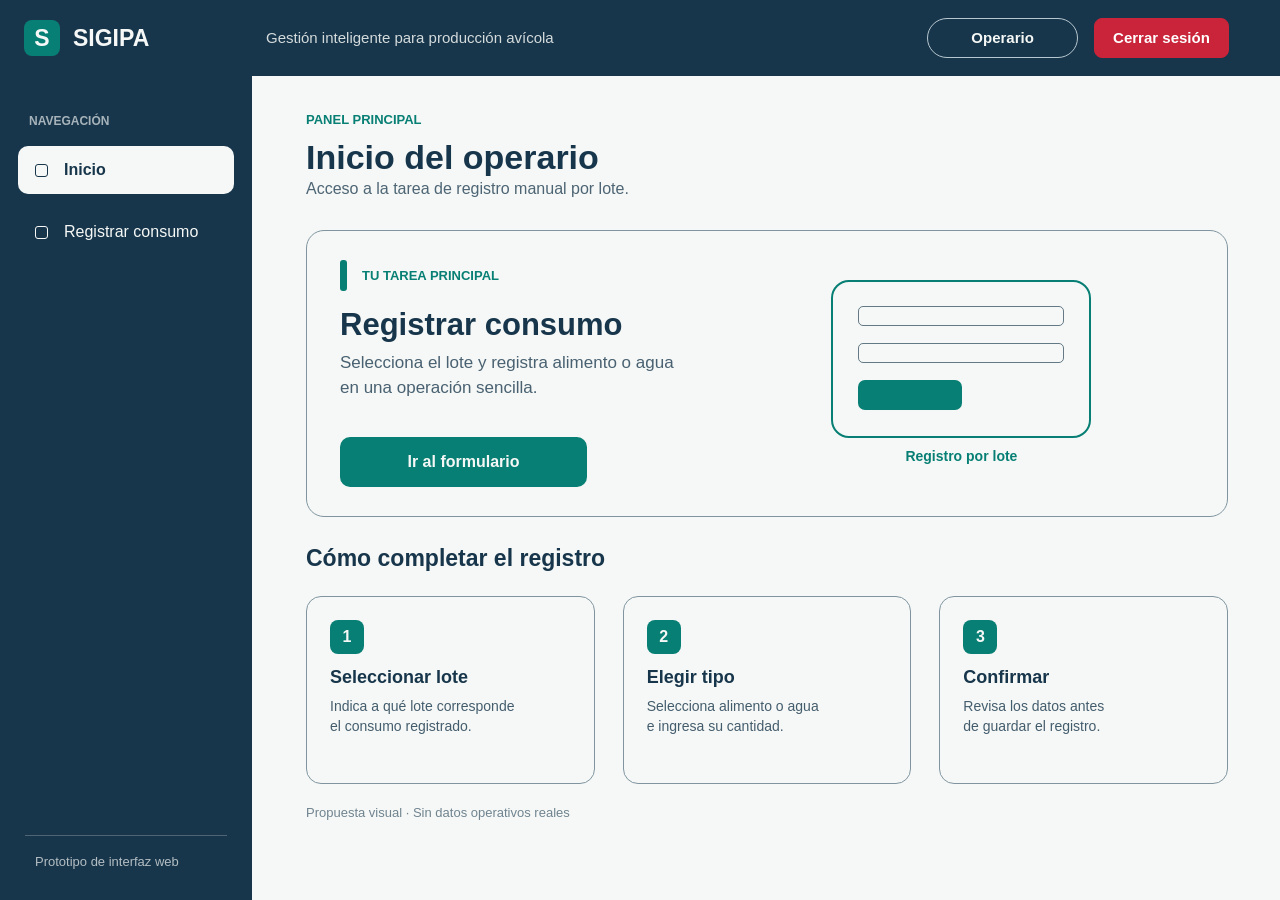
<file: src/main/webapp/pages/operario/panel-operario.html>
<!doctype html>
<html lang="es">
<head>
  <meta charset="utf-8">
  <meta name="viewport" content="width=device-width, initial-scale=1">
  <meta name="theme-color" content="#f5f8f6">
  <title>Inicio del operario | SIGIPA</title>
  <link href="https://cdn.jsdelivr.net/npm/bootstrap@5.3.8/dist/css/bootstrap.min.css" rel="stylesheet" integrity="sha384-sRIl4kxILFvY47J16cr9ZwB07vP4J8+LH7qKQnuqkuIAvNWLzeN8tE5YBujZqJLB" crossorigin="anonymous">
  <link rel="stylesheet" href="../../assets/css/estilos.css">
  <script src="../../assets/js/main.js" defer></script>
</head>
<body class="panel-operario">
  <aside class="op-lateral" aria-label="Navegación del operario">
    <a class="op-marca" href="panel-operario.html" aria-label="SIGIPA, inicio del operario">
      <span class="op-marca-icono" aria-hidden="true">S</span>
      <span>SIGIPA</span>
    </a>
    <nav class="op-menu" aria-label="Navegación principal">
      <p class="op-menu-titulo">NAVEGACIÓN</p>
      <a class="op-menu-enlace op-menu-enlace-activo" href="panel-operario.html" aria-current="page">
        <span class="sp-menu-icono" aria-hidden="true"></span>
        Inicio
      </a>
      <a class="op-menu-enlace" href="registrar-consumo.html">
        <span class="sp-menu-icono" aria-hidden="true"></span>
        Registrar consumo
      </a>
    </nav>
    <p class="op-lateral-pie">Prototipo de interfaz web</p>
  </aside>

  <header class="op-encabezado">
    <p class="op-lema">Gestión inteligente para producción avícola</p>
    <span class="op-rol">Operario</span>
  </header>

  <main class="op-contenido" id="contenido">
    <div class="op-contenedor">
      <div class="op-introduccion">
        <p class="op-seccion">PANEL PRINCIPAL</p>
        <h1>Inicio del operario</h1>
        <p class="op-subtitulo">
          <span class="op-texto-escritorio">Acceso a la tarea de registro manual por lote.</span>
          <span class="op-texto-movil">Acceso rápido al registro manual.</span>
        </p>
      </div>

      <section class="op-tarea" aria-labelledby="titulo-tarea">
        <div class="op-tarea-cuerpo">
          <p class="op-tarea-etiqueta">TU TAREA PRINCIPAL</p>
          <h2 id="titulo-tarea">Registrar consumo</h2>
          <p class="op-tarea-descripcion">
            <span class="op-texto-escritorio">Selecciona el lote y registra alimento o agua<br>en una operación sencilla.</span>
            <span class="op-texto-movil">Selecciona el lote y registra alimento<br>o agua de forma sencilla.</span>
          </p>
          <a class="op-boton" href="registrar-consumo.html">Ir al formulario</a>
        </div>
        <div class="op-ilustracion" aria-hidden="true">
          <div class="op-ilustracion-formulario">
            <span class="op-ilustracion-campo"></span>
            <span class="op-ilustracion-campo"></span>
            <span class="op-ilustracion-control"></span>
          </div>
          <span class="op-ilustracion-pie">Registro por lote</span>
        </div>
      </section>

      <section class="op-guia" aria-labelledby="titulo-guia">
        <h2 id="titulo-guia">Cómo completar el registro</h2>
        <ol class="op-pasos">
          <li class="op-paso">
            <span class="op-paso-numero" aria-hidden="true">1</span>
            <div>
              <h3>Seleccionar lote</h3>
              <p><span class="op-texto-escritorio">Indica a qué lote corresponde<br>el consumo registrado.</span><span class="op-texto-movil">Indica el lote de aves.</span></p>
            </div>
          </li>
          <li class="op-paso">
            <span class="op-paso-numero" aria-hidden="true">2</span>
            <div>
              <h3>Elegir tipo</h3>
              <p><span class="op-texto-escritorio">Selecciona alimento o agua<br>e ingresa su cantidad.</span><span class="op-texto-movil">Alimento o agua y su cantidad.</span></p>
            </div>
          </li>
          <li class="op-paso">
            <span class="op-paso-numero" aria-hidden="true">3</span>
            <div>
              <h3>Confirmar</h3>
              <p><span class="op-texto-escritorio">Revisa los datos antes<br>de guardar el registro.</span><span class="op-texto-movil">Revisa los datos y guarda.</span></p>
            </div>
          </li>
        </ol>
      </section>
      <p class="op-nota">Propuesta visual · Sin datos operativos reales</p>
    </div>
  </main>

  <nav class="op-menu-movil" aria-label="Navegación móvil">
    <a class="op-menu-movil-enlace op-menu-movil-activo" href="panel-operario.html" aria-current="page">
      <span class="sp-menu-icono" aria-hidden="true"></span>
      <span>Inicio</span>
    </a>
    <a class="op-menu-movil-enlace" href="registrar-consumo.html">
      <span class="sp-menu-icono" aria-hidden="true"></span>
      <span>Registro</span>
    </a>
  </nav>
</body>
</html>
</file>
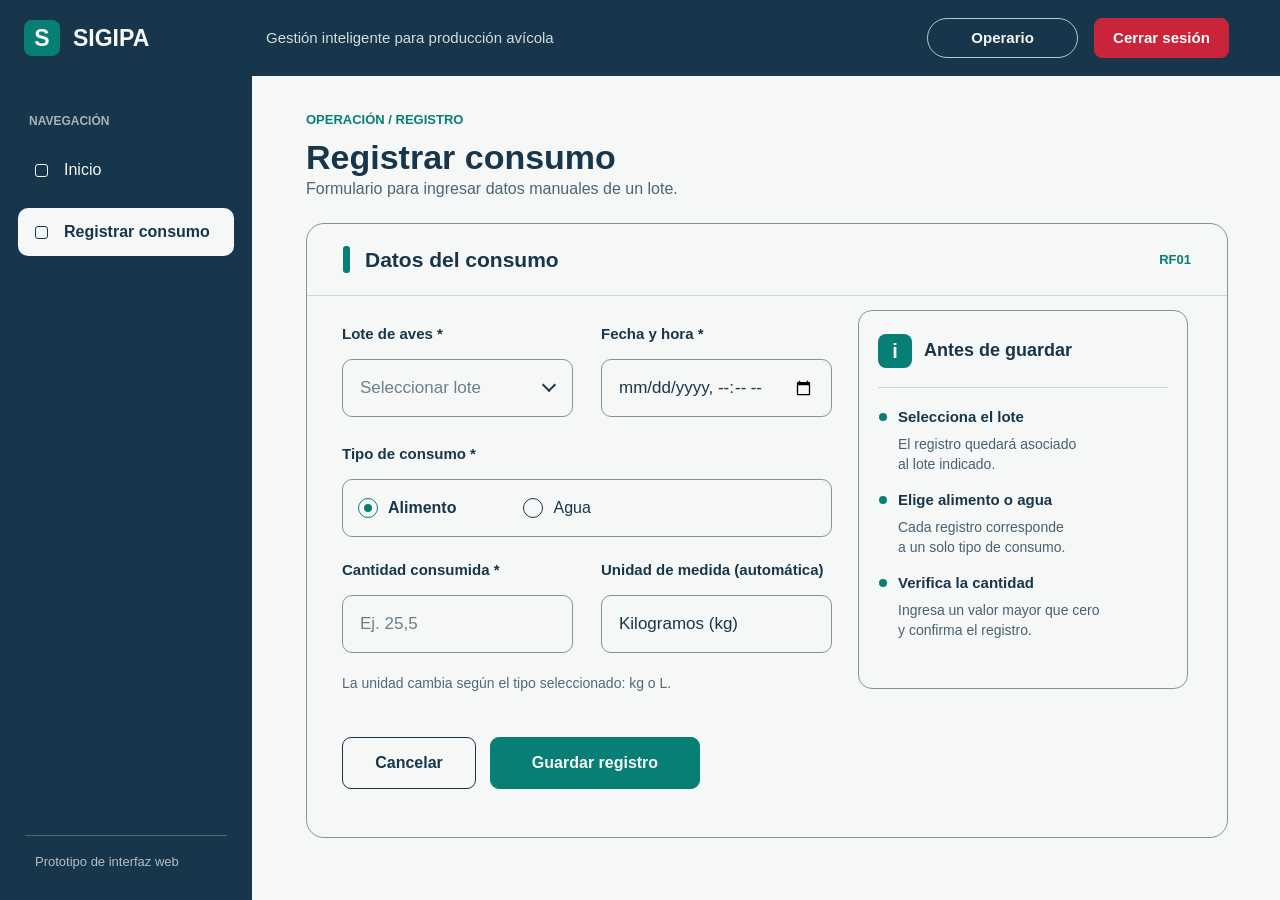
<file: src/main/webapp/pages/operario/registrar-consumo.html>
<!doctype html>
<html lang="es">
<head>
  <meta charset="utf-8">
  <meta name="viewport" content="width=device-width, initial-scale=1">
  <meta name="theme-color" content="#f5f8f6">
  <title>Registrar consumo | SIGIPA</title>
  <link href="https://cdn.jsdelivr.net/npm/bootstrap@5.3.8/dist/css/bootstrap.min.css" rel="stylesheet" integrity="sha384-sRIl4kxILFvY47J16cr9ZwB07vP4J8+LH7qKQnuqkuIAvNWLzeN8tE5YBujZqJLB" crossorigin="anonymous">
  <link rel="stylesheet" href="../../assets/css/estilos.css">
  <script src="../../assets/js/main.js" defer></script>
</head>
<body class="panel-operario registro-consumo">
  <aside class="op-lateral" aria-label="Navegación del operario">
    <a class="op-marca" href="panel-operario.html" aria-label="SIGIPA, inicio del operario">
      <span class="op-marca-icono" aria-hidden="true">S</span>
      <span>SIGIPA</span>
    </a>

    <nav class="op-menu" aria-label="Navegación principal">
      <p class="op-menu-titulo">NAVEGACIÓN</p>
      <a class="op-menu-enlace" href="panel-operario.html">
        <span class="sp-menu-icono" aria-hidden="true"></span>
        Inicio
      </a>
      <a class="op-menu-enlace op-menu-enlace-activo" href="registrar-consumo.html" aria-current="page">
        <span class="sp-menu-icono" aria-hidden="true"></span>
        Registrar consumo
      </a>
    </nav>

    <p class="op-lateral-pie">Prototipo de interfaz web</p>
  </aside>

  <header class="op-encabezado">
    <p class="op-lema">Gestión inteligente para producción avícola</p>
    <span class="op-rol">Operario</span>
  </header>

  <main class="op-contenido" id="contenido">
    <div class="op-contenedor">
      <div class="op-introduccion">
        <p class="op-seccion">OPERACIÓN / REGISTRO</p>
        <h1>Registrar consumo</h1>
        <p class="op-subtitulo">
          <span class="op-texto-escritorio">Formulario para ingresar datos manuales de un lote.</span>
          <span class="op-texto-movil">Datos manuales de alimento o agua por lote.</span>
        </p>
      </div>

      <section class="rc-tarjeta" aria-labelledby="titulo-datos-consumo">
        <header class="rc-tarjeta-cabecera">
          <h2 id="titulo-datos-consumo">Datos del consumo</h2>
          <span class="rc-requisito">RF01</span>
        </header>

        <div class="rc-tarjeta-cuerpo">
          <form id="form-consumo" class="rc-formulario">
            <div class="rc-fila rc-fila-superior">
              <div class="rc-grupo">
                <label class="rc-etiqueta" for="lote">Lote de aves *</label>
                <div class="rc-select-contenedor">
                  <select class="rc-control rc-select" id="lote" name="lote" required>
                    <option value="" selected disabled>Seleccionar lote</option>
                    <option value="lote-01">Lote 01</option>
                    <option value="lote-02">Lote 02</option>
                    <option value="lote-03">Lote 03</option>
                  </select>
                </div>
              </div>

              <div class="rc-grupo">
                <label class="rc-etiqueta" for="fecha-hora">Fecha y hora *</label>
                <input class="rc-control" id="fecha-hora" name="fecha-hora" type="datetime-local" required>
              </div>
            </div>

            <fieldset class="rc-grupo rc-tipo">
              <legend class="rc-etiqueta">Tipo de consumo *</legend>
              <div class="rc-radio-grupo">
                <label class="rc-radio-opcion">
                  <input type="radio" name="tipo-consumo" value="alimento" checked>
                  <span>Alimento</span>
                </label>
                <label class="rc-radio-opcion">
                  <input type="radio" name="tipo-consumo" value="agua">
                  <span>Agua</span>
                </label>
              </div>
            </fieldset>

            <div class="rc-fila rc-fila-inferior">
              <div class="rc-grupo">
                <label class="rc-etiqueta" for="cantidad">Cantidad consumida *</label>
                <input class="rc-control" id="cantidad" name="cantidad" type="number" min="0.01" step="0.01" placeholder="Ej. 25,5" aria-describedby="ayuda-unidad" required>
              </div>

              <div class="rc-grupo">
                <label class="rc-etiqueta" for="unidad">
                  <span class="op-texto-escritorio">Unidad de medida (automática)</span>
                  <span class="op-texto-movil">Unidad (automática)</span>
                </label>
                <div class="rc-control-contenedor">
                  <input class="rc-control" id="unidad" name="unidad" type="text" value="Kilogramos (kg)" readonly>
                  <span class="rc-auto" aria-hidden="true">AUTO</span>
                </div>
              </div>
            </div>

            <p class="rc-ayuda" id="ayuda-unidad">
              <span class="op-texto-escritorio">La unidad cambia según el tipo seleccionado: kg o L.</span>
              <span class="op-texto-movil">La unidad será kg para alimento o L para agua.</span>
            </p>

            <div class="rc-acciones">
               <button id="cancelar-consumo" class="rc-boton rc-boton-secundario" type="button">Cancelar</button>
               <button class="rc-boton rc-boton-principal" type="submit">Guardar registro</button>
            </div>
            <p id="mensaje-consumo" class="mt-3 mb-0" role="status" aria-live="polite"></p>
          </form>

          <aside class="rc-panel-ayuda" aria-labelledby="titulo-antes-guardar">
            <div class="rc-panel-ayuda-cabecera">
              <span class="rc-icono-informacion" aria-hidden="true">i</span>
              <h3 id="titulo-antes-guardar">Antes de guardar</h3>
            </div>

            <ul class="rc-lista-ayuda">
              <li>
                <strong>Selecciona el lote</strong>
                <span>El registro quedará asociado<br>al lote indicado.</span>
              </li>
              <li>
                <strong>Elige alimento o agua</strong>
                <span>Cada registro corresponde<br>a un solo tipo de consumo.</span>
              </li>
              <li>
                <strong>Verifica la cantidad</strong>
                <span>Ingresa un valor mayor que cero<br>y confirma el registro.</span>
              </li>
            </ul>
          </aside>
        </div>
      </section>
    </div>
  </main>

  <nav class="op-menu-movil" aria-label="Navegación móvil">
    <a class="op-menu-movil-enlace" href="panel-operario.html">
      <span class="sp-menu-icono" aria-hidden="true"></span>
      <span>Inicio</span>
    </a>
    <a class="op-menu-movil-enlace op-menu-movil-activo" href="registrar-consumo.html" aria-current="page">
      <span class="sp-menu-icono" aria-hidden="true"></span>
      <span>Registro</span>
    </a>
  </nav>
</body>
</html>
</file>
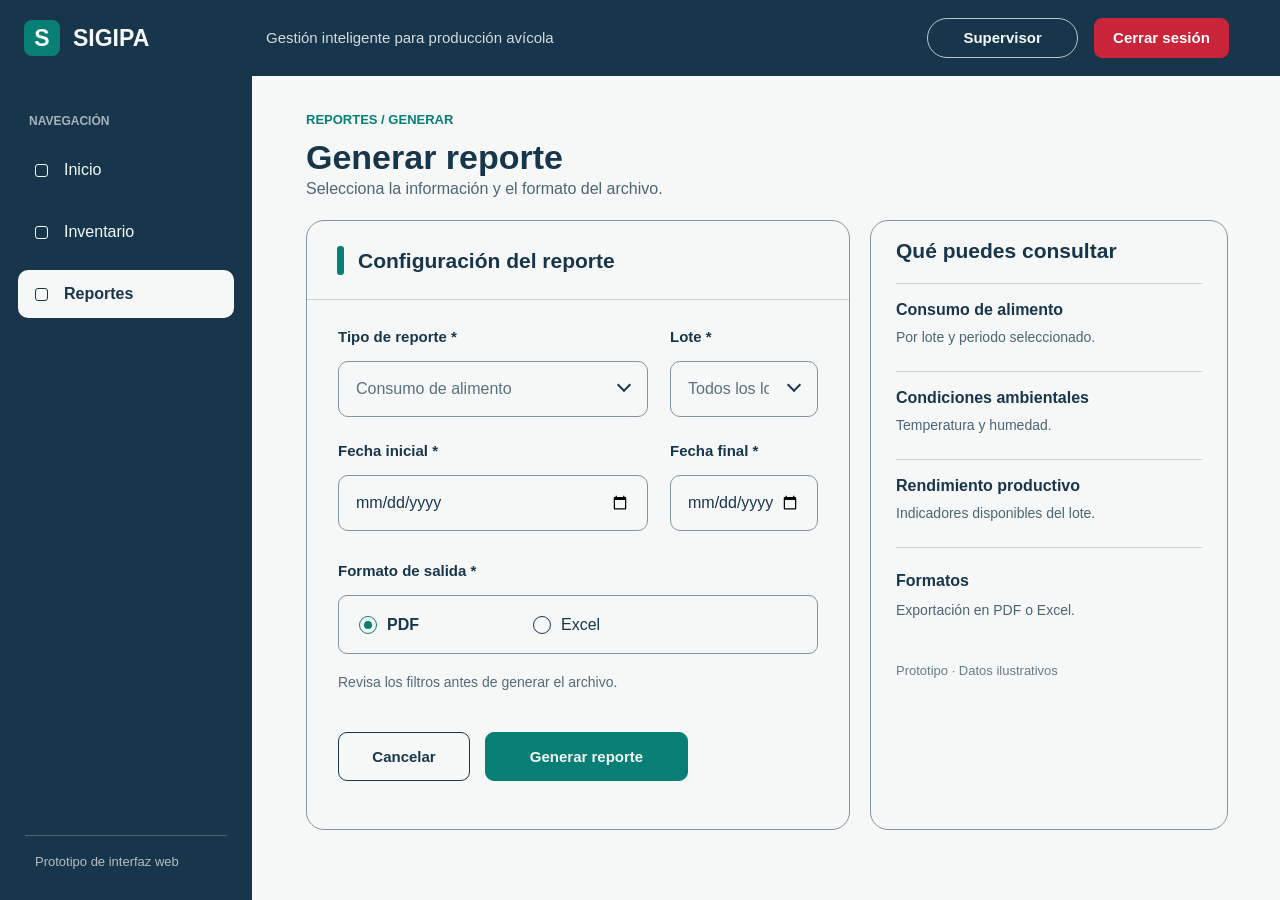
<file: src/main/webapp/pages/supervisor/generar-reporte.html>
<!doctype html>
<html lang="es">
<head>
  <meta charset="utf-8">
  <meta name="viewport" content="width=device-width, initial-scale=1">
  <meta name="theme-color" content="#f5f8f6">
  <title>Generar reporte | SIGIPA</title>
  <link href="https://cdn.jsdelivr.net/npm/bootstrap@5.3.8/dist/css/bootstrap.min.css" rel="stylesheet" integrity="sha384-sRIl4kxILFvY47J16cr9ZwB07vP4J8+LH7qKQnuqkuIAvNWLzeN8tE5YBujZqJLB" crossorigin="anonymous">
  <link rel="stylesheet" href="../../assets/css/estilos.css">
  <script src="../../assets/js/vendor/xlsx.full.min.js" defer></script>
  <script src="../../assets/js/main.js" defer></script>
</head>
<body class="panel-operario panel-supervisor generar-reporte">
  <aside class="op-lateral" aria-label="Navegación del supervisor">
    <a class="op-marca" href="panel-supervisor.html" aria-label="SIGIPA, inicio del supervisor">
      <span class="op-marca-icono" aria-hidden="true">S</span>
      <span>SIGIPA</span>
    </a>

    <nav class="op-menu" aria-label="Navegación principal">
      <p class="op-menu-titulo">NAVEGACIÓN</p>
      <a class="op-menu-enlace" href="panel-supervisor.html">
        <span class="sp-menu-icono" aria-hidden="true"></span>
        Inicio
      </a>
      <a class="op-menu-enlace" href="inventario.html">
        <span class="sp-menu-icono" aria-hidden="true"></span>
        Inventario
      </a>
      <a class="op-menu-enlace op-menu-enlace-activo" href="generar-reporte.html" aria-current="page">
        <span class="sp-menu-icono" aria-hidden="true"></span>
        Reportes
      </a>
    </nav>

    <p class="op-lateral-pie">Prototipo de interfaz web</p>
  </aside>

  <header class="op-encabezado">
    <p class="op-lema">Gestión inteligente para producción avícola</p>
    <span class="op-rol">Supervisor</span>
  </header>

  <main class="op-contenido" id="contenido">
    <div class="op-contenedor">
      <div class="op-introduccion">
        <p class="op-seccion">REPORTES / GENERAR</p>
        <h1>Generar reporte</h1>
        <p class="op-subtitulo">
          <span class="op-texto-escritorio">Selecciona la información y el formato del archivo.</span>
          <span class="op-texto-movil">Configura los datos del archivo.</span>
        </p>
      </div>

      <div class="gr-distribucion">
        <section class="gr-tarjeta" aria-labelledby="titulo-configuracion-reporte">
          <header class="gr-tarjeta-cabecera">
            <h2 id="titulo-configuracion-reporte">
              <span class="op-texto-escritorio">Configuración del reporte</span>
              <span class="op-texto-movil">Configuración</span>
            </h2>
          </header>

          <form id="form-reporte" class="gr-formulario">
            <div class="gr-fila">
              <div class="rc-grupo">
                <label class="rc-etiqueta" for="tipo-reporte">Tipo de reporte *</label>
                <div class="rc-select-contenedor">
                  <select class="rc-control rc-select" id="tipo-reporte" name="tipo-reporte" required>
                    <option value="consumo-alimento" selected>Consumo de alimento</option>
                    <option value="consumo-agua">Consumo de agua</option>
                    <option value="condiciones-ambientales">Condiciones ambientales</option>
                    <option value="rendimiento-productivo">Rendimiento productivo</option>
                  </select>
                </div>
              </div>

              <div class="rc-grupo">
                <label class="rc-etiqueta" for="lote-reporte">Lote *</label>
                <div class="rc-select-contenedor">
                  <select class="rc-control rc-select" id="lote-reporte" name="lote-reporte" required>
                    <option value="todos" selected>Todos los lotes</option>
                    <option value="lote-01">Lote 01</option>
                    <option value="lote-02">Lote 02</option>
                    <option value="lote-03">Lote 03</option>
                  </select>
                </div>
              </div>
            </div>

            <div class="gr-fila gr-fila-fechas">
              <div class="rc-grupo">
                <label class="rc-etiqueta" for="fecha-inicial">Fecha inicial *</label>
                <input class="rc-control" id="fecha-inicial" name="fecha-inicial" type="date" required>
              </div>

              <div class="rc-grupo">
                <label class="rc-etiqueta" for="fecha-final">Fecha final *</label>
                <input class="rc-control" id="fecha-final" name="fecha-final" type="date" required>
              </div>
            </div>

            <fieldset class="rc-grupo gr-formato">
              <legend class="rc-etiqueta">Formato de salida *</legend>
              <div class="gr-radio-grupo">
                <label class="rc-radio-opcion">
                  <input type="radio" name="formato-salida" value="pdf" checked>
                  <span>PDF</span>
                </label>
                <label class="rc-radio-opcion">
                  <input type="radio" name="formato-salida" value="excel">
                  <span>Excel</span>
                </label>
              </div>
            </fieldset>

            <p class="gr-nota">
              <span class="op-texto-escritorio">Revisa los filtros antes de generar el archivo.</span>
              <span class="op-texto-movil">El archivo usará los filtros seleccionados.</span>
            </p>

            <div class="rc-acciones gr-acciones">
              <button id="cancelar-reporte" class="rc-boton rc-boton-secundario" type="button">Cancelar</button>
              <button class="rc-boton rc-boton-principal" type="submit">Generar reporte</button>
            </div>

            <p id="mensaje-reporte" class="mt-3 mb-0" role="status"></p>
          </form>
        </section>

        <aside class="gr-panel-consultas" aria-labelledby="titulo-consultas-reporte">
          <h2 id="titulo-consultas-reporte">Qué puedes consultar</h2>

          <div class="gr-consulta-lista">
            <section class="gr-consulta-item">
              <h3>Consumo de alimento</h3>
              <p>Por lote y periodo seleccionado.</p>
            </section>
            <section class="gr-consulta-item">
              <h3>Condiciones ambientales</h3>
              <p>Temperatura y humedad.</p>
            </section>
            <section class="gr-consulta-item">
              <h3>Rendimiento productivo</h3>
              <p>Indicadores disponibles del lote.</p>
            </section>
            <section class="gr-consulta-item gr-consulta-formatos">
              <h3>Formatos</h3>
              <p>Exportación en PDF o Excel.</p>
            </section>
          </div>

          <p class="gr-panel-nota">Prototipo · Datos ilustrativos</p>
        </aside>
      </div>

      <section id="vista-reporte" class="rc-tarjeta mt-4" aria-labelledby="titulo-vista-reporte" hidden>
        <header class="rc-tarjeta-cabecera">
          <h2 id="titulo-vista-reporte">Reporte de consumo de alimento</h2>
        </header>

        <div class="p-3">
          <p id="resumen-reporte"></p>

            <div class="table-responsive">
              <table class="table">
                <caption>Registros de demostración del lote y periodo seleccionados.</caption>

                <thead>
                  <tr>
                    <th scope="col">Fecha y hora</th>
                    <th scope="col">Lote</th>
                    <th scope="col">Cantidad</th>
                    <th scope="col">Unidad</th>
                  </tr>
                </thead>

                <tbody id="filas-reporte"></tbody>
              </table>
            </div>
        </div>
      </section>
    </div>
  </main>

  <nav class="op-menu-movil" aria-label="Navegación móvil">
    <a class="op-menu-movil-enlace" href="panel-supervisor.html">
      <span class="sp-menu-icono" aria-hidden="true"></span>
      <span>Inicio</span>
    </a>
    <a class="op-menu-movil-enlace" href="inventario.html">
      <span class="sp-menu-icono" aria-hidden="true"></span>
      <span>Inventario</span>
    </a>
    <a class="op-menu-movil-enlace op-menu-movil-activo" href="generar-reporte.html" aria-current="page">
      <span class="sp-menu-icono" aria-hidden="true"></span>
      <span>Reportes</span>
    </a>
  </nav>
</body>
</html>
</file>
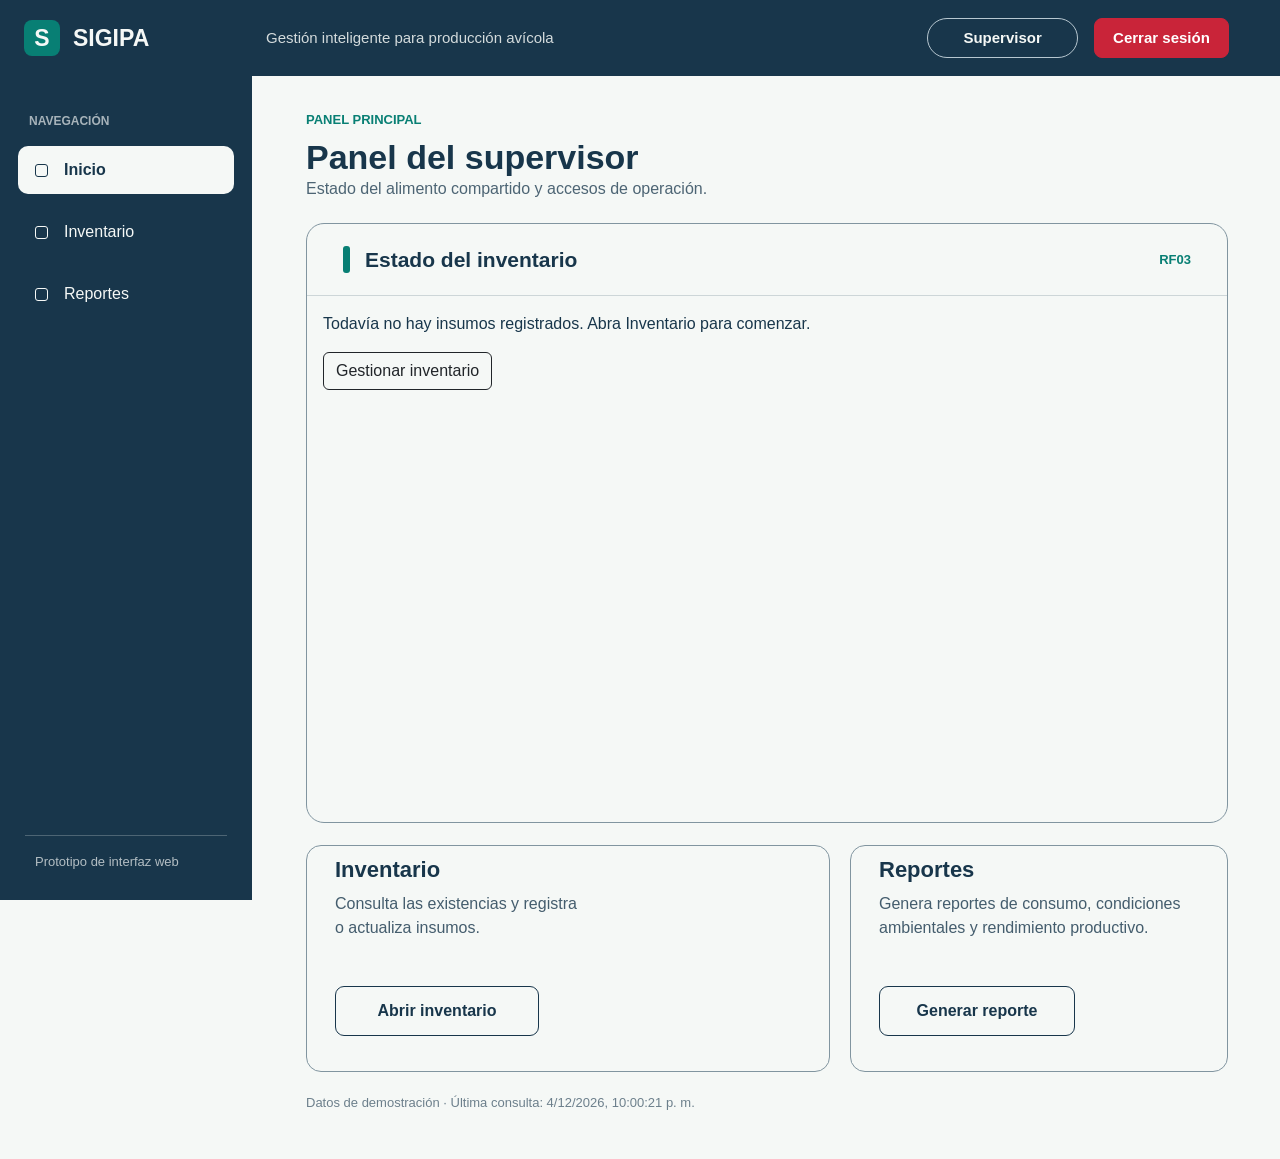
<file: src/main/webapp/pages/supervisor/panel-supervisor.html>
<!doctype html>
<html lang="es">
    <head>
        <meta charset="utf-8">
        <meta name="viewport" content="width=device-width, initial-scale=1">
        <meta name="theme-color" content="#f5f8f6">
        <title>Panel del supervisor | SIGIPA</title>
        <link href="https://cdn.jsdelivr.net/npm/bootstrap@5.3.8/dist/css/bootstrap.min.css" rel="stylesheet" integrity="sha384-sRIl4kxILFvY47J16cr9ZwB07vP4J8+LH7qKQnuqkuIAvNWLzeN8tE5YBujZqJLB" crossorigin="anonymous">
        <link rel="stylesheet" href="../../assets/css/estilos.css">
        <script src="../../assets/js/main.js" defer></script>
    </head>
    <body class="panel-operario panel-supervisor">
        <aside class="op-lateral" aria-label="Navegación del supervisor">
            <a class="op-marca" href="panel-supervisor.html" aria-label="SIGIPA, inicio del supervisor">
                <span class="op-marca-icono" aria-hidden="true">S</span>
                <span>SIGIPA</span>
            </a>

            <nav class="op-menu" aria-label="Navegación principal">
                <p class="op-menu-titulo">NAVEGACIÓN</p>
                <a class="op-menu-enlace op-menu-enlace-activo" href="panel-supervisor.html" aria-current="page">
                    <span class="sp-menu-icono" aria-hidden="true"></span>
                    Inicio
                </a>
                <a class="op-menu-enlace" href="inventario.html">
                    <span class="sp-menu-icono" aria-hidden="true"></span>
                    Inventario
                </a>
                <a class="op-menu-enlace" href="generar-reporte.html">
                    <span class="sp-menu-icono" aria-hidden="true"></span>
                    Reportes
                </a>
            </nav>

            <p class="op-lateral-pie">Prototipo de interfaz web</p>
        </aside>

        <header class="op-encabezado">
            <p class="op-lema">Gestión inteligente para producción avícola</p>
            <span class="op-rol">Supervisor</span>
        </header>

        <main class="op-contenido" id="contenido">
            <div class="op-contenedor">
                <div class="op-introduccion">
                    <p class="op-seccion">PANEL PRINCIPAL</p>
                    <h1>Panel del supervisor</h1>
                    <p class="op-subtitulo">
                        <span class="op-texto-escritorio">Estado del alimento compartido y accesos de operación.</span>
                        <span class="op-texto-movil">Alimento disponible y operaciones.</span>
                    </p>
                </div>

                <section id="panel-alertas" class="rc-tarjeta" aria-labelledby="titulo-alertas">
                    <header class="rc-tarjeta-cabecera">
                        <h2 id="titulo-alertas">Estado del inventario</h2>
                        <span class="rc-requisito">RF03</span>
                    </header>

                    <div class="p-3">
                        <p id="estado-alertas" role="status"></p>
                        <div id="lista-alertas"></div>

                        <a href="inventario.html" class="btn btn-outline-dark">Gestionar inventario</a>
                    </div>
                </section>

                <section class="sp-accesos" aria-labelledby="titulo-accesos-operacion">
                    <h2 id="titulo-accesos-operacion">Accesos de operación</h2>
                    <div class="sp-accesos-grid">
                        <article class="sp-acceso">
                            <h3>Inventario</h3>
                            <p>
                                <span class="op-texto-escritorio">Consulta las existencias y registra<br>o actualiza insumos.</span>
                                <span class="op-texto-movil">Consultar y actualizar insumos</span>
                            </p>
                            <a class="sp-acceso-enlace sp-acceso-inventario" href="inventario.html">
                                <span class="sp-acceso-enlace-texto">Abrir inventario</span>
                                <span class="sp-acceso-flecha" aria-hidden="true">›</span>
                            </a>
                        </article>

                        <article class="sp-acceso">
                            <h3>Reportes</h3>
                            <p>
                                <span class="op-texto-escritorio">Genera reportes de consumo, condiciones<br>ambientales y rendimiento productivo.</span>
                                <span class="op-texto-movil">Generar reporte de producción</span>
                            </p>
                            <a class="sp-acceso-enlace sp-acceso-reportes" href="generar-reporte.html">
                                <span class="sp-acceso-enlace-texto">Generar reporte</span>
                                <span class="sp-acceso-flecha" aria-hidden="true">›</span>
                            </a>
                        </article>
                    </div>
                </section>

                <p id="nota-inventario" class="sp-nota"></p>
            </div>
        </main>

        <nav class="op-menu-movil" aria-label="Navegación móvil">
            <a class="op-menu-movil-enlace op-menu-movil-activo" href="panel-supervisor.html" aria-current="page">
                <span class="sp-menu-icono" aria-hidden="true"></span>
                <span>Inicio</span>
            </a>
            <a class="op-menu-movil-enlace" href="inventario.html">
                <span class="sp-menu-icono" aria-hidden="true"></span>
                <span>Inventario</span>
            </a>
            <a class="op-menu-movil-enlace" href="generar-reporte.html">
                <span class="sp-menu-icono" aria-hidden="true"></span>
                <span>Reportes</span>
            </a>
        </nav>
    </body>
</html>
</file>
<file: src/main/webapp/assets/css/estilos.css>
/*Diseño del index.html parte de Autentificación*/

:root {
    --sigipa-fondo: #f5f8f6;
    --sigipa-texto: #18364b;
    --sigipa-accion: #087f74;
}

body {
    background: var(--sigipa-fondo);
    color: var(--sigipa-texto);
    font-family: Inter, "Segoe UI", Arial, sans-serif;
}

.acceso {
    box-sizing: border-box;
    width: min(392px, 100%);
    min-height: 604px;
    padding: 32px 31px 36px;
    border: 1.5px solid var(--sigipa-texto);
    border-radius: 18px;
    background: #fff;
}

.marca {
    gap: 11px;
    min-height: 26px;
    color: var(--sigipa-texto);
    font-size: 20px;
    font-weight: 700;
    line-height: 1;
}

.marca-icono {
    position: relative;
    flex: 0 0 26px;
    width: 26px;
    height: 26px;
    border: 2.5px solid var(--sigipa-accion);
    border-radius: 50%;
}

.marca-icono::after {
    position: absolute;
    top: 5px;
    left: 7px;
    width: 8px;
    height: 11px;
    border: solid var(--sigipa-accion);
    border-width: 0 2.5px 2.5px 0;
    content: "";
    transform: rotate(45deg);
}

.acceso-titulo {
    margin: 39px 0 4px;
    font-size: 28px;
    font-weight: 700;
    line-height: 1.22;
}

.acceso-subtitulo {
    margin: 0;
    font-size: 15px;
    line-height: 1.5;
}

.acceso-formulario {
    margin-top: 32px;
}

.acceso .form-label {
    display: block;
    margin-bottom: 6px;
    color: var(--sigipa-texto);
    font-size: 14px;
    font-weight: 700;
    line-height: 1.3;
}

.acceso .form-control {
    height: 54px;
    padding: 0 15px;
    border: 1.5px solid var(--sigipa-texto);
    border-radius: 9px;
    background: #fff;
    color: var(--sigipa-texto);
    font-size: 15px;
}

.acceso .form-control::placeholder {
    color: var(--sigipa-texto);
    opacity: 1;
}

.acceso .form-control:focus {
    border-color: var(--sigipa-accion);
    box-shadow: 0 0 0 3px rgb(8 127 116 / 18%);
}

.campo-contrasena {
    margin-top: 16px;
}

.btn-acceso {
    height: 54px;
    margin-top: 54px;
    border: 1px solid var(--sigipa-accion);
    border-radius: 9px;
    background: var(--sigipa-accion);
    color: #fff;
    font-size: 17px;
    font-weight: 700;
}

.btn-acceso:hover,
.btn-acceso:active {
    border-color: #06695f !important;
    background: #06695f !important;
    color: #fff !important;
}

.btn-acceso:focus-visible {
    box-shadow: 0 0 0 3px rgb(8 127 116 / 28%);
}

.acceso-nota {
    margin-top: 38px;
    padding-top: 13px;
    border-top: 1px solid #71899a;
    font-size: 14px;
    line-height: 1.5;
}

@media (max-width: 420px) {
    .acceso {
        min-height: 0;
        padding-inline: 24px;
    }
}

/* Ajustes de la pantalla Datos del usuario */

.datos-usuario .acceso-titulo {
    margin-top: 34px;
    margin-bottom: 2px;
    font-size: 26px;
}

.datos-usuario .acceso-formulario {
    margin-top: 23px;
}

.datos-usuario .campo-datos + .campo-datos {
    margin-top: 7px;
}

.datos-usuario .btn-acceso {
    height: 48px;
    margin-top: 29px;
    font-size: 16px;
}

/* Ajustes de la pantalla aviso-error */

/* Esta pantalla reutiliza los colores, la tarjeta y la marca de estilos.css. */

.aviso-error .icono-error {
    width: 66px;
    height: 66px;
    margin: 60px auto 0;
    border: 2px solid var(--sigipa-accion);
    border-radius: 50%;
    color: var(--sigipa-accion);
    font-size: 34px;
    font-weight: 700;
    line-height: 1;
}

.aviso-error .acceso-titulo {
    margin: 14px 0 6px;
    font-size: 22px;
    line-height: 1.35;
    text-align: center;
}

.aviso-error .mensaje-error {
    margin: 0;
    font-size: 15px;
    line-height: 1.6;
    text-align: center;
}

.aviso-error .detalle-error {
    min-height: 96px;
    margin-top: 38px;
    padding: 14px 15px;
    border: 1px solid var(--sigipa-accion);
    border-radius: 9px;
}

.aviso-error .detalle-titulo,
.aviso-error .detalle-texto {
    margin: 0;
    font-size: 14px;
    line-height: 1.5;
}

.aviso-error .detalle-titulo {
    margin-bottom: 7px;
    font-weight: 700;
}

.aviso-error .btn-acceso {
    margin-top: 34px;
    font-size: 16px;
}

/* Ajustes del panel operario */

/* Solo contiene reglas del panel del operario. */

.panel-operario {
    margin: 0;
    min-width: 320px;
}

.panel-operario *,
.panel-operario *::before,
.panel-operario *::after {
    box-sizing: border-box;
}

.panel-operario {
    --op-panel: #18364b;
    --op-borde: #8195a0;
}

.op-encabezado {
    display: flex;
    align-items: center;
    height: 76px;
    margin-left: 252px;
    background: var(--sigipa-texto);
    color: var(--sigipa-fondo);
}

.op-marca {
    display: inline-flex;
    align-items: center;
    gap: 13px;
    width: 252px;
    height: 76px;
    padding-left: 24px;
    color: inherit;
    font-size: 23px;
    font-weight: 700;
    text-decoration: none;
}

.op-marca-icono {
    display: grid;
    place-items: center;
    width: 36px;
    height: 36px;
    border-radius: 8px;
    background: var(--sigipa-accion);
    font-size: 23px;
    line-height: 1;
}

.op-lema {
    margin: 0 0 0 14px;
    color: rgb(245 248 246 / 85%);
    font-size: 15px;
}

.op-rol {
    display: grid;
    place-items: center;
    width: 151px;
    height: 40px;
    margin: 0 36px 0 auto;
    border: 1px solid #b7c7d0;
    border-radius: 20px;
    font-size: 15px;
    font-weight: 700;
}

.op-lateral {
    position: fixed;
    top: 0;
    bottom: 0;
    left: 0;
    display: flex;
    flex-direction: column;
    width: 252px;
    padding: 0 0 29px;
    background: var(--sigipa-texto);
    color: var(--sigipa-fondo);
}

.op-menu {
    margin: 36px 18px 0;
}

.op-menu-titulo {
    margin: 0 11px 16px;
    color: rgb(245 248 246 / 65%);
    font-size: 12px;
    font-weight: 700;
}

.op-menu-enlace {
    display: flex;
    align-items: center;
    gap: 16px;
    min-height: 48px;
    padding: 0 17px;
    border-radius: 10px;
    color: var(--sigipa-fondo);
    font-size: 16px;
    text-decoration: none;
}

.op-menu-enlace + .op-menu-enlace {
    margin-top: 14px;
}

.op-menu-enlace-activo {
    background: var(--sigipa-fondo);
    color: var(--sigipa-texto);
    font-weight: 700;
}

.op-menu-enlace:hover:not(.op-menu-enlace-activo) {
    background: rgb(245 248 246 / 12%);
}

.op-lateral-pie {
    margin: auto 25px 0;
    padding: 16px 10px 0;
    border-top: 1px solid rgb(245 248 246 / 24%);
    color: rgb(245 248 246 / 70%);
    font-size: 13px;
}

.op-contenido {
    min-height: calc(100vh - 76px);
    margin-left: 252px;
    padding: 34px 52px 48px 54px;
}

.op-contenedor {
    max-width: 1082px;
}

.op-seccion {
    margin: 0 0 7px;
    color: var(--sigipa-accion);
    font-size: 13px;
    font-weight: 700;
}

.op-introduccion h1 {
    margin: 0;
    font-size: 34px;
    font-weight: 700;
    line-height: 1.21;
}

.op-subtitulo {
    margin: 0;
    color: rgb(24 54 75 / 76%);
    font-size: 16px;
    line-height: 1.4;
}

.op-tarea {
    position: relative;
    display: flex;
    align-items: flex-start;
    min-height: 260px;
    margin-top: 30px;
    padding: 29px 33px;
    border: 1px solid var(--op-borde);
    border-radius: 18px;
}

.op-tarea-etiqueta {
    display: flex;
    align-items: center;
    gap: 15px;
    margin: 0 0 15px;
    color: var(--sigipa-accion);
    font-size: 13px;
    font-weight: 700;
}

.op-tarea-etiqueta::before {
    display: block;
    width: 7px;
    height: 31px;
    border-radius: 3px;
    background: var(--sigipa-accion);
    content: "";
}

.op-tarea h2 {
    margin: 0 0 5px;
    font-size: 31px;
    font-weight: 700;
    line-height: 1.25;
}

.op-tarea-descripcion {
    margin: 0;
    color: rgb(24 54 75 / 78%);
    font-size: 17px;
    line-height: 1.48;
}

.op-boton {
    display: grid;
    place-items: center;
    width: 247px;
    min-height: 50px;
    margin-top: 37px;
    border-radius: 10px;
    background: var(--sigipa-accion);
    color: var(--sigipa-fondo);
    font-size: 16px;
    font-weight: 700;
    text-align: center;
    text-decoration: none;
}

.op-boton:hover {
    background: #06695f;
    color: var(--sigipa-fondo);
    text-decoration: none;
}

.op-boton:focus-visible,
.op-menu-enlace:focus-visible,
.op-menu-movil-enlace:focus-visible,
.op-marca:focus-visible {
    outline: 3px solid #65cbbf;
    outline-offset: 3px;
}

.op-ilustracion {
    position: absolute;
    top: 49px;
    left: 57%;
    right: 73px;
    width: 260px;
    height: 180px;
    color: var(--sigipa-accion);
    text-align: center;
}

.op-ilustracion-formulario {
    display: flex;
    flex-direction: column;
    gap: 17px;
    width: 260px;
    height: 158px;
    padding: 24px 25px;
    border: 2px solid var(--sigipa-accion);
    border-radius: 18px;
}

.op-ilustracion-campo {
    display: block;
    flex: 0 0 20px;
    width: 206px;
    border: 1.5px solid rgb(24 54 75 / 65%);
    border-radius: 5px;
}

.op-ilustracion-control {
    display: block;
    flex: 0 0 30px;
    width: 104px;
    border-radius: 7px;
    background: var(--sigipa-accion);
}

.op-ilustracion-pie {
    position: absolute;
    top: 166px;
    right: 0;
    left: 0;
    font-size: 14px;
    font-weight: 700;
}

.op-guia {
    margin-top: 27px;
}

.op-guia > h2 {
    margin: 0 0 24px;
    font-size: 23px;
    font-weight: 700;
    line-height: 1.22;
}

.op-pasos {
    display: grid;
    grid-template-columns: repeat(3, minmax(0, 1fr));
    gap: 28px;
    margin: 0;
    padding: 0;
    list-style: none;
}

.op-paso {
    min-height: 188px;
    padding: 23px;
    border: 1px solid var(--op-borde);
    border-radius: 15px;
}

.op-paso-numero {
    display: grid;
    place-items: center;
    width: 34px;
    height: 34px;
    margin-bottom: 12px;
    border-radius: 8px;
    background: var(--sigipa-accion);
    color: var(--sigipa-fondo);
    font-size: 16px;
    font-weight: 700;
}

.op-paso h3 {
    margin: 0 0 7px;
    font-size: 18px;
    font-weight: 700;
    line-height: 1.25;
}

.op-paso p {
    margin: 0;
    color: rgb(24 54 75 / 80%);
    font-size: 14px;
    line-height: 1.43;
}

.op-nota {
    margin: 19px 0 0;
    color: rgb(24 54 75 / 60%);
    font-size: 13px;
}

.op-menu-movil,
.op-texto-movil {
    display: none;
}

@media (max-width: 1000px) and (min-width: 701px) {
    .op-ilustracion {
        display: none;
    }
    .op-pasos {
        gap: 16px;
    }
    .op-tarea {
        min-height: 260px;
    }
}

@media (max-width: 700px) {
    .op-encabezado {
        position: sticky;
        z-index: 3;
        top: 0;
        height: 64px;
        margin-left: 0;
    }
    .op-lateral {
        z-index: 4;
        top: 0;
        right: auto;
        bottom: auto;
        width: auto;
        height: 64px;
        padding: 0;
    }
    .op-marca {
        gap: 10px;
        width: auto;
        height: 64px;
        padding-left: 16px;
        padding-right: 16px;
        font-size: 20px;
    }
    .op-marca-icono {
        width: 32px;
        height: 32px;
        font-size: 21px;
    }
    .op-rol {
        width: auto;
        height: auto;
        margin-right: 16px;
        border: 0;
        font-size: 13px;
    }
    .op-lema,
    .op-menu,
    .op-lateral-pie,
    .op-ilustracion,
    .op-nota,
    .op-texto-escritorio {
        display: none;
    }
    .op-texto-movil {
        display: inline;
    }
    .op-contenido {
        min-height: calc(100vh - 64px);
        margin-left: 0;
        padding: 17px 16px calc(112px + env(safe-area-inset-bottom));
    }
    .op-introduccion {
        padding: 0 6px;
    }
    .op-seccion {
        margin-bottom: 5px;
        font-size: 11px;
    }
    .op-introduccion h1 {
        font-size: 26px;
        line-height: 1.2;
    }
    .op-subtitulo {
        margin-top: 2px;
        font-size: 13px;
        line-height: 1.25;
    }
    .op-tarea {
        min-height: 270px;
        margin-top: 26px;
        padding: 20px 13px 88px;
        border-radius: 16px;
    }
    .op-tarea-etiqueta {
        gap: 10px;
        margin-bottom: 12px;
        font-size: 12px;
    }
    .op-tarea-etiqueta::before {
        width: 6px;
        height: 29px;
    }
    .op-tarea h2 {
        margin-bottom: 5px;
        font-size: 24px;
    }
    .op-tarea-descripcion {
        font-size: 14px;
        line-height: 1.5;
    }
    .op-boton {
        position: absolute;
        right: 13px;
        bottom: 31px;
        left: 13px;
        width: auto;
        min-height: 52px;
        margin: 0;
        font-size: 16px;
    }
    .op-guia {
        margin-top: 12px;
    }
    .op-guia > h2 {
        margin: 0 6px 18px;
        font-size: 19px;
        line-height: 1.25;
    }
    .op-pasos {
        display: flex;
        flex-direction: column;
        gap: 8px;
    }
    .op-paso {
        display: flex;
        align-items: center;
        gap: 12px;
        min-height: 72px;
        padding: 12px 13px;
        border-radius: 13px;
    }
    .op-paso-numero {
        flex: 0 0 32px;
        width: 32px;
        height: 32px;
        margin: 0;
        font-size: 15px;
    }
    .op-paso h3 {
        margin-bottom: 5px;
        font-size: 15px;
    }
    .op-paso p {
        font-size: 12px;
        line-height: 1.25;
    }
    .op-menu-movil {
        position: fixed;
        z-index: 2;
        right: 0;
        bottom: 0;
        left: 0;
        display: flex;
        height: calc(72px + env(safe-area-inset-bottom));
        padding-bottom: env(safe-area-inset-bottom);
        background: var(--sigipa-texto);
    }
    .op-menu-movil-enlace {
        position: relative;
        display: flex;
        flex: 1;
        flex-direction: column;
        align-items: center;
        justify-content: flex-end;
        gap: 7px;
        padding-bottom: 9px;
        color: rgb(245 248 246 / 68%);
        font-size: 12px;
        text-decoration: none;
    }
    .op-menu-movil-activo {
        color: var(--sigipa-fondo);
        font-weight: 700;
    }
    .op-menu-movil-activo::before {
        position: absolute;
        top: 8px;
        left: 50%;
        width: 72px;
        height: 4px;
        border-radius: 3px;
        background: var(--sigipa-accion);
        content: "";
        transform: translateX(-50%);
    }
}

/* Ajustes de la pantalla Registrar consumo */

.rc-tarjeta {
    min-height: 600px;
    margin-top: 23px;
    overflow: hidden;
    border: 1px solid var(--op-borde);
    border-radius: 18px;
}

.rc-tarjeta-cabecera {
    display: flex;
    align-items: center;
    height: 72px;
    padding: 0 36px;
    border-bottom: 1px solid rgb(129 149 160 / 35%);
}

.rc-tarjeta-cabecera h2 {
    display: flex;
    align-items: center;
    gap: 15px;
    margin: 0;
    font-size: 21px;
    font-weight: 700;
    line-height: 1.2;
}

.rc-tarjeta-cabecera h2::before {
    display: block;
    width: 7px;
    height: 27px;
    border-radius: 3px;
    background: var(--sigipa-accion);
    content: "";
}

.rc-requisito {
    margin-left: auto;
    color: var(--sigipa-accion);
    font-size: 13px;
    font-weight: 700;
}

.rc-tarjeta-cuerpo {
    display: grid;
    grid-template-columns: minmax(0, 650px) 330px;
    gap: 26px;
    padding: 14px 39px 32px 35px;
}

.rc-formulario {
    min-width: 0;
    padding-top: 15px;
}

.rc-fila {
    display: grid;
    grid-template-columns: repeat(2, minmax(0, 1fr));
    gap: 28px;
}

.rc-grupo {
    min-width: 0;
    margin: 0;
    padding: 0;
    border: 0;
}

.rc-etiqueta {
    display: block;
    margin: 0 0 16px;
    color: var(--sigipa-texto);
    font-size: 15px;
    font-weight: 700;
    line-height: 18px;
}

legend.rc-etiqueta {
    float: none;
    width: auto;
}

.rc-control,
.rc-radio-grupo {
    width: 100%;
    height: 58px;
    border: 1.5px solid var(--op-borde);
    border-radius: 10px;
    background: var(--sigipa-fondo);
    color: var(--sigipa-texto);
}

.rc-control {
    padding: 0 17px;
    appearance: none;
    font: inherit;
    font-size: 17px;
    outline: 0;
}

.rc-control::-webkit-inner-spin-button,
.rc-control::-webkit-outer-spin-button {
    margin: 0;
    appearance: none;
}

.rc-control::placeholder,
.rc-select:invalid {
    color: rgb(24 54 75 / 62%);
    opacity: 1;
}

.rc-control:focus,
.rc-radio-grupo:focus-within {
    border-color: var(--sigipa-accion);
    box-shadow: 0 0 0 3px rgb(8 127 116 / 18%);
}

.rc-select-contenedor,
.rc-control-contenedor {
    position: relative;
}

.rc-select {
    appearance: none;
    padding-right: 48px;
}

.rc-select-contenedor::after {
    position: absolute;
    top: 21px;
    right: 19px;
    width: 10px;
    height: 10px;
    border-right: 2px solid var(--sigipa-texto);
    border-bottom: 2px solid var(--sigipa-texto);
    content: "";
    pointer-events: none;
    transform: rotate(45deg);
    transform-origin: center;
}

.rc-tipo {
    margin-top: 28px;
}

.rc-radio-grupo {
    display: flex;
    align-items: center;
    gap: 67px;
    padding: 0 15px;
}

.rc-radio-opcion {
    display: inline-flex;
    align-items: center;
    gap: 10px;
    margin: 0;
    font-size: 16px;
    line-height: 1;
    cursor: pointer;
}

.rc-radio-opcion:has(input:checked) {
    font-weight: 700;
}

.rc-radio-opcion input {
    display: grid;
    flex: 0 0 20px;
    place-content: center;
    width: 20px;
    height: 20px;
    margin: 0;
    appearance: none;
    border: 1.5px solid var(--sigipa-texto);
    border-radius: 50%;
    background: var(--sigipa-fondo);
    cursor: pointer;
}

.rc-radio-opcion input::before {
    width: 8px;
    height: 8px;
    border-radius: 50%;
    background: var(--sigipa-accion);
    content: "";
    transform: scale(0);
}

.rc-radio-opcion input:checked {
    border-color: var(--sigipa-accion);
}

.rc-radio-opcion input:checked::before {
    transform: scale(1);
}

.rc-radio-opcion input:focus-visible {
    outline: 3px solid rgb(8 127 116 / 25%);
    outline-offset: 3px;
}

.rc-fila-inferior {
    margin-top: 24px;
}

.rc-auto {
    display: none;
}

.rc-ayuda {
    margin: 22px 0 0;
    color: rgb(24 54 75 / 74%);
    font-size: 14px;
    line-height: 17px;
}

.rc-acciones {
    display: flex;
    gap: 14px;
    margin-top: 45px;
}

.rc-boton {
    display: grid;
    place-items: center;
    height: 52px;
    border-radius: 9px;
    font-size: 16px;
    font-weight: 700;
    line-height: 1;
}

.rc-boton-secundario {
    text-decoration: none;
    width: 134px;
    border: 1.5px solid var(--sigipa-texto);
    background: transparent;
    color: var(--sigipa-texto);
}

.rc-boton-principal {
    width: 210px;
    border: 1.5px solid var(--sigipa-accion);
    background: var(--sigipa-accion);
    color: var(--sigipa-fondo);
}

.rc-boton-secundario:hover {
    background: rgb(24 54 75 / 8%);
}

.rc-boton-principal:hover {
    border-color: #06695f;
    background: #06695f;
}

.rc-boton:focus-visible {
    outline: 3px solid #65cbbf;
    outline-offset: 3px;
}

.rc-panel-ayuda {
    height: 379px;
    padding: 23px 19px 20px;
    border: 1px solid var(--op-borde);
    border-radius: 14px;
}

.rc-panel-ayuda-cabecera {
    display: flex;
    align-items: center;
    gap: 12px;
    padding-bottom: 19px;
    border-bottom: 1px solid rgb(129 149 160 / 35%);
}

.rc-icono-informacion {
    display: grid;
    flex: 0 0 34px;
    place-items: center;
    width: 34px;
    height: 34px;
    border-radius: 8px;
    background: var(--sigipa-accion);
    color: var(--sigipa-fondo);
    font-size: 20px;
    font-weight: 700;
}

.rc-panel-ayuda h3 {
    margin: 0;
    font-size: 18px;
    font-weight: 700;
    line-height: 1.2;
}

.rc-lista-ayuda {
    margin: 0;
    padding: 20px 0 0 20px;
    list-style: none;
}

.rc-lista-ayuda li {
    position: relative;
}

.rc-lista-ayuda li + li {
    margin-top: 17px;
}

.rc-lista-ayuda li::before {
    position: absolute;
    top: 5px;
    left: -19px;
    width: 8px;
    height: 8px;
    border-radius: 50%;
    background: var(--sigipa-accion);
    content: "";
}

.rc-lista-ayuda strong,
.rc-lista-ayuda span {
    display: block;
}

.rc-lista-ayuda strong {
    margin-bottom: 8px;
    font-size: 15px;
    line-height: 18px;
}

.rc-lista-ayuda span {
    color: rgb(24 54 75 / 78%);
    font-size: 14px;
    line-height: 20px;
}

@media (max-width: 1100px) and (min-width: 701px) {
    .rc-tarjeta {
        min-height: 0;
    }

    .rc-tarjeta-cuerpo {
        display: block;
        padding-right: 35px;
    }

    .rc-panel-ayuda {
        display: none;
    }

    .rc-formulario {
        padding-bottom: 8px;
    }
}

@media (max-width: 700px) {
    .registro-consumo .op-introduccion h1 {
        font-size: 27px;
    }

    .rc-tarjeta {
        min-height: 581px;
        margin-top: 18px;
        border-radius: 16px;
    }

    .rc-tarjeta-cabecera {
        height: 60px;
        padding: 0 13px;
    }

    .rc-tarjeta-cabecera h2 {
        gap: 10px;
        font-size: 17px;
    }

    .rc-tarjeta-cabecera h2::before {
        width: 6px;
        height: 22px;
    }

    .rc-requisito {
        font-size: 11px;
    }

    .rc-tarjeta-cuerpo {
        display: block;
        padding: 16px 13px 25px;
    }

    .rc-formulario {
        padding: 0;
    }

    .rc-fila {
        grid-template-columns: minmax(0, 1fr);
        gap: 0;
    }

    .rc-etiqueta {
        margin-bottom: 9px;
        font-size: 13px;
        line-height: 16px;
    }

    .rc-control,
    .rc-radio-grupo {
        height: 46px;
        border-radius: 9px;
    }

    .rc-control {
        padding: 0 13px;
        font-size: 14px;
    }

    .rc-select {
        padding-right: 42px;
    }

    .rc-select-contenedor::after {
        top: 16px;
        right: 16px;
        width: 9px;
        height: 9px;
    }

    .rc-tipo {
        margin-top: 13px;
    }

    .rc-radio-grupo {
        gap: 65px;
        height: 48px;
        padding: 0 13px;
    }

    .rc-radio-opcion {
        gap: 8px;
        font-size: 14px;
    }

    .rc-radio-opcion input {
        flex-basis: 16px;
        width: 16px;
        height: 16px;
    }

    .rc-radio-opcion input::before {
        width: 6px;
        height: 6px;
    }

    .rc-fila-inferior {
        margin-top: 8px;
    }

    .rc-auto {
        position: absolute;
        top: 50%;
        right: 16px;
        display: block;
        color: var(--sigipa-accion);
        font-size: 10px;
        font-weight: 700;
        transform: translateY(-50%);
    }

    .rc-control-contenedor .rc-control {
        padding-right: 62px;
    }

    .rc-ayuda {
        margin-top: 9px;
        font-size: 12px;
        line-height: 15px;
    }

    .rc-acciones {
        gap: 10px;
        margin-top: 28px;
    }

    .rc-boton {
        height: 48px;
        font-size: 14px;
    }

    .rc-boton-secundario {
        flex: 0 0 103px;
        width: 103px;
    }

    .rc-boton-principal {
        flex: 1;
        width: auto;
    }

    .rc-panel-ayuda {
        display: none;
    }
}

/* Ajustes del panel del supervisor */

.sp-menu-icono {
    flex: 0 0 13px;
    width: 13px;
    height: 13px;
    border: 1.5px solid currentcolor;
    border-radius: 3px;
}

.sp-alerta {
    position: relative;
    min-height: 273px;
    margin-top: 26px;
    padding: 27px 31px 26px;
    border: 1.5px solid var(--sigipa-accion);
    border-radius: 18px;
}

.sp-alerta-contenido {
    max-width: 650px;
}

.sp-alerta-etiqueta {
    display: flex;
    align-items: flex-start;
    gap: 20px;
    min-height: 44px;
    margin: 0;
    padding-top: 5px;
    color: var(--sigipa-accion);
    font-size: 14px;
    font-weight: 700;
    line-height: 17px;
}

.sp-alerta-etiqueta::before {
    display: block;
    flex: 0 0 8px;
    width: 8px;
    height: 44px;
    margin-top: -5px;
    border-radius: 3px;
    background: var(--sigipa-accion);
    content: "";
}

.sp-alerta h2 {
    margin: 0;
    font-size: 30px;
    font-weight: 700;
    line-height: 36px;
}

.sp-alerta-descripcion {
    margin: 5px 0 0;
    color: rgb(24 54 75 / 80%);
    font-size: 17px;
    line-height: 21px;
}

.sp-alerta-boton {
    position: absolute;
    bottom: 26px;
    left: 31px;
    display: grid;
    place-items: center;
    width: 228px;
    height: 50px;
    border-radius: 9px;
    background: var(--sigipa-accion);
    color: var(--sigipa-fondo);
    font-size: 16px;
    font-weight: 700;
    text-decoration: none;
}

.sp-alerta-boton:hover {
    background: #06695f;
    color: var(--sigipa-fondo);
}

.sp-alerta-boton:focus-visible,
.sp-acceso-enlace:focus-visible {
    outline: 3px solid #65cbbf;
    outline-offset: 3px;
}

.sp-resumen {
    position: absolute;
    top: 32px;
    right: 40px;
    width: 318px;
    height: 188px;
    padding: 20px 23px 17px;
    border: 1px solid var(--op-borde);
    border-radius: 14px;
}

.sp-resumen h3 {
    margin: 0;
    padding-bottom: 11px;
    border-bottom: 1px solid rgb(129 149 160 / 35%);
    color: var(--sigipa-accion);
    font-size: 13px;
    font-weight: 700;
    line-height: 16px;
}

.sp-resumen-lista {
    margin: 11px 0 0;
}

.sp-resumen-fila {
    display: flex;
    align-items: center;
    justify-content: space-between;
    min-height: 41px;
    margin: 0;
}

.sp-resumen-fila dt,
.sp-resumen-fila dd {
    margin: 0;
}

.sp-resumen-fila dt {
    font-size: 16px;
    font-weight: 400;
}

.sp-resumen-fila dd {
    font-size: 20px;
    font-weight: 700;
}

.sp-resumen-faltante {
    min-height: 42px;
    border-top: 1px solid rgb(129 149 160 / 35%);
}

.sp-resumen-faltante dt {
    font-weight: 700;
}

.sp-resumen-faltante dd {
    color: var(--sigipa-accion);
}

.sp-accesos {
    margin-top: 22px;
}

.sp-accesos > h2 {
    display: none;
}

.sp-accesos-grid {
    display: grid;
    grid-template-columns: minmax(0, 524px) minmax(0, 1fr);
    gap: 20px;
}

.sp-acceso {
    position: relative;
    min-height: 227px;
    padding: 10px 28px 35px;
    border: 1px solid var(--op-borde);
    border-radius: 15px;
}

.sp-acceso h3 {
    margin: 0;
    font-size: 22px;
    font-weight: 700;
    line-height: 27px;
}

.sp-acceso p {
    margin: 9px 0 0;
    color: rgb(24 54 75 / 80%);
    font-size: 16px;
    line-height: 24px;
}

.sp-acceso-enlace {
    position: absolute;
    bottom: 35px;
    left: 28px;
    display: grid;
    place-items: center;
    height: 50px;
    border: 1.5px solid var(--sigipa-texto);
    border-radius: 9px;
    color: var(--sigipa-texto);
    font-size: 16px;
    font-weight: 700;
    text-decoration: none;
}

.sp-acceso-inventario {
    width: 204px;
}

.sp-acceso-reportes {
    width: 196px;
}

.sp-acceso-enlace:hover {
    background: rgb(24 54 75 / 8%);
    color: var(--sigipa-texto);
}

.sp-acceso-flecha {
    display: none;
}

.sp-nota {
    margin: 23px 0 0;
    color: rgb(24 54 75 / 62%);
    font-size: 13px;
    line-height: 16px;
}

@media (max-width: 1100px) and (min-width: 701px) {
    .sp-alerta {
        padding-bottom: 28px;
    }

    .sp-alerta-contenido {
        max-width: none;
    }

    .sp-alerta-boton {
        position: static;
        margin-top: 26px;
    }

    .sp-resumen {
        position: static;
        width: 100%;
        height: auto;
        margin-top: 25px;
    }

    .sp-accesos-grid {
        grid-template-columns: minmax(0, 1fr);
    }
}

@media (max-width: 700px) {
    .panel-supervisor .op-introduccion h1 {
        font-size: 26px;
    }

    .sp-menu-icono {
        flex-basis: 16px;
        width: 16px;
        height: 16px;
        border-color: currentcolor;
        border-radius: 4px;
    }

    .sp-alerta {
        min-height: 286px;
        margin-top: 22px;
        padding: 19px 12px 16px;
        border-width: 2px;
        border-radius: 16px;
    }

    .sp-alerta-contenido {
        max-width: none;
    }

    .sp-alerta-etiqueta {
        gap: 10px;
        min-height: 28px;
        padding-top: 8px;
        font-size: 12px;
        line-height: 15px;
    }

    .sp-alerta-etiqueta::before {
        flex-basis: 6px;
        width: 6px;
        height: 28px;
        margin-top: -8px;
    }

    .sp-alerta h2 {
        margin-top: 2px;
        font-size: 25px;
        line-height: 30px;
    }

    .sp-alerta-descripcion {
        margin-top: 10px;
        font-size: 14px;
        line-height: 20px;
    }

    .sp-alerta-boton {
        display: none;
    }

    .sp-resumen {
        position: static;
        width: auto;
        height: auto;
        margin-top: 31px;
        padding: 15px 0 0;
        border: 0;
        border-top: 1px solid rgb(129 149 160 / 35%);
        border-radius: 0;
    }

    .sp-resumen h3,
    .sp-resumen-faltante {
        display: none;
    }

    .sp-resumen-lista {
        margin: 0;
    }

    .sp-resumen-fila {
        min-height: 33px;
    }

    .sp-resumen-fila dt {
        font-size: 14px;
    }

    .sp-resumen-fila dd {
        font-size: 16px;
    }

    .sp-accesos {
        margin-top: 10px;
    }

    .sp-accesos > h2 {
        display: block;
        margin: 0 0 20px;
        font-size: 19px;
        font-weight: 700;
        line-height: 23px;
    }

    .sp-accesos-grid {
        grid-template-columns: minmax(0, 1fr);
        gap: 13px;
    }

    .sp-acceso {
        min-height: 95px;
        padding: 12px 48px 12px 13px;
        border-radius: 13px;
    }

    .sp-acceso h3 {
        font-size: 17px;
        line-height: 21px;
    }

    .sp-acceso p {
        margin-top: 8px;
        font-size: 13px;
        line-height: 16px;
    }

    .sp-acceso-enlace {
        position: absolute;
        inset: 0;
        display: block;
        width: auto;
        height: auto;
        border: 0;
        border-radius: inherit;
    }

    .sp-acceso-enlace-texto {
        position: absolute;
        width: 1px;
        height: 1px;
        padding: 0;
        overflow: hidden;
        clip: rect(0, 0, 0, 0);
        white-space: nowrap;
        border: 0;
    }

    .sp-acceso-flecha {
        position: absolute;
        top: 50%;
        right: 21px;
        display: block;
        color: var(--sigipa-accion);
        font-size: 27px;
        font-weight: 700;
        line-height: 1;
        transform: translateY(-50%);
    }

    .sp-nota {
        margin: 15px 6px 0;
        font-size: 11px;
        line-height: 13px;
    }
}

/* Ajustes de la pantalla Gestionar inventario */

.inventario-formulario .rc-tarjeta-cabecera {
    padding-inline: 35px;
}

.si-selector {
    display: grid;
    grid-template-columns: repeat(2, minmax(0, 1fr));
    width: 100%;
    height: 52px;
    padding: 3px;
    border: 1.5px solid var(--op-borde);
    border-radius: 10px;
}

.si-selector-opcion {
    position: relative;
    display: grid;
    place-items: center;
    margin: 0;
    border-radius: 7px;
    color: var(--sigipa-texto);
    font-size: 16px;
    font-weight: 700;
    line-height: 1;
    text-align: center;
    cursor: pointer;
}

.si-selector-opcion:has(input:checked) {
    background: var(--sigipa-accion);
    color: var(--sigipa-fondo);
}

.si-selector-opcion:has(input:focus-visible) {
    outline: 3px solid #65cbbf;
    outline-offset: 2px;
}

.si-selector-opcion input {
    position: absolute;
    width: 1px;
    height: 1px;
    opacity: 0;
    pointer-events: none;
}

.si-fila-datos {
    margin-top: 24px;
}

.si-fila-cantidad {
    display: grid;
    grid-template-columns: repeat(2, minmax(0, 1fr));
    gap: 28px;
    margin-top: 20px;
}

.si-ayuda-cantidad {
    align-self: start;
    margin: 20px 0 0;
    color: rgb(24 54 75 / 78%);
    font-size: 15px;
    line-height: 20px;
}

.si-ayuda-movil {
    display: none;
}

.si-nota {
    margin: 37px 0 0;
    color: rgb(24 54 75 / 74%);
    font-size: 14px;
    line-height: 17px;
}

.si-acciones {
    margin-top: 45px;
}

.si-acciones .rc-boton-principal {
    width: 190px;
}

@media (max-width: 700px) {
    .inventario-formulario .op-introduccion h1 {
        font-size: 27px;
    }

    .inventario-formulario .rc-tarjeta-cabecera {
        padding-inline: 13px;
    }

    .si-selector {
        height: 48px;
        border-radius: 9px;
    }

    .si-selector-opcion {
        font-size: 14px;
    }

    .si-fila-datos {
        display: block;
        margin-top: 12px;
    }

    .si-fila-datos .rc-grupo + .rc-grupo {
        margin-top: 5px;
    }

    .si-fila-cantidad {
        display: flex;
        flex-direction: column;
        gap: 0;
        margin-top: 5px;
    }

    .si-ayuda-cantidad {
        position: relative;
        display: flex;
        align-items: center;
        width: 100%;
        height: 64px;
        margin: 29px 0 0;
        padding: 0 12px 0 26px;
        border: 1.5px solid var(--op-borde);
        border-radius: 10px;
        color: rgb(24 54 75 / 80%);
        font-size: 12px;
        line-height: 18px;
    }

    .si-ayuda-cantidad::before {
        position: absolute;
        top: 13px;
        left: 11px;
        width: 5px;
        height: 36px;
        border-radius: 3px;
        background: var(--sigipa-accion);
        content: "";
    }

    .si-ayuda-escritorio,
    .si-nota {
        display: none;
    }

    .si-ayuda-movil {
        display: block;
    }

    .si-acciones {
        margin-top: 29px;
    }

    .si-acciones .rc-boton-principal {
        flex: 1;
        width: auto;
    }
}

/* Ajustes de la pantalla Generar reporte */

.gr-distribucion {
    display: grid;
    grid-template-columns: minmax(0, 704px) minmax(0, 358px);
    gap: 20px;
    margin-top: 20px;
}

.gr-tarjeta,
.gr-panel-consultas {
    height: 594px;
    border: 1px solid var(--op-borde);
    border-radius: 18px;
}

.gr-tarjeta {
    overflow: hidden;
}

.gr-tarjeta-cabecera {
    display: flex;
    align-items: center;
    height: 79px;
    padding: 0 30px;
    border-bottom: 1px solid rgb(129 149 160 / 35%);
}

.gr-tarjeta-cabecera h2 {
    display: flex;
    align-items: center;
    gap: 14px;
    margin: 0;
    font-size: 21px;
    font-weight: 700;
    line-height: 25px;
}

.gr-tarjeta-cabecera h2::before {
    display: block;
    flex: 0 0 7px;
    width: 7px;
    height: 29px;
    border-radius: 3px;
    background: var(--sigipa-accion);
    content: "";
}

.gr-formulario {
    padding: 28px 31px 32px;
}

.gr-fila {
    display: grid;
    grid-template-columns: 310px minmax(0, 1fr);
    gap: 22px;
}

.gr-formulario .rc-etiqueta {
    margin-bottom: 15px;
}

.gr-formulario .rc-control {
    height: 56px;
    font-size: 16px;
}

.gr-formulario .rc-select,
.gr-formulario .rc-control::placeholder {
    color: rgb(24 54 75 / 70%);
    opacity: 1;
}

.gr-formulario .rc-select-contenedor::after {
    top: 19px;
}

.gr-fila-fechas {
    margin-top: 25px;
}

.gr-formato {
    margin-top: 31px;
}

.gr-radio-grupo {
    display: flex;
    align-items: center;
    gap: 114px;
    width: 100%;
    height: 59px;
    padding: 0 20px;
    border: 1.5px solid var(--op-borde);
    border-radius: 9px;
}

.gr-radio-grupo:focus-within {
    border-color: var(--sigipa-accion);
    box-shadow: 0 0 0 3px rgb(8 127 116 / 18%);
}

.gr-radio-grupo .rc-radio-opcion {
    gap: 10px;
    font-size: 16px;
}

.gr-radio-grupo .rc-radio-opcion input {
    flex-basis: 18px;
    width: 18px;
    height: 18px;
}

.gr-nota {
    margin: 20px 0 0;
    color: rgb(24 54 75 / 73%);
    font-size: 14px;
    line-height: 17px;
}

.gr-acciones {
    gap: 15px;
    margin-top: 41px;
}

.gr-acciones .rc-boton {
    height: 49px;
    font-size: 15px;
}

.gr-acciones .rc-boton-secundario {
    width: 132px;
}

.gr-acciones .rc-boton-principal {
    width: 203px;
}

.gr-panel-consultas {
    position: relative;
    padding: 17px 25px 25px;
}

.gr-panel-consultas > h2 {
    margin: 0;
    padding-bottom: 20px;
    border-bottom: 1px solid rgb(129 149 160 / 35%);
    font-size: 21px;
    font-weight: 700;
    line-height: 25px;
}

.gr-consulta-item {
    min-height: 88px;
    padding: 16px 0 20px;
    border-bottom: 1px solid rgb(129 149 160 / 35%);
}

.gr-consulta-item h3 {
    margin: 0;
    font-size: 16px;
    font-weight: 700;
    line-height: 19px;
}

.gr-consulta-item p {
    margin: 10px 0 0;
    color: rgb(24 54 75 / 76%);
    font-size: 14px;
    line-height: 17px;
}

.gr-consulta-formatos {
    min-height: 0;
    padding-top: 23px;
    border-bottom: 0;
}

.gr-consulta-formatos p {
    margin-top: 12px;
}

.gr-panel-nota {
    position: absolute;
    bottom: 41px;
    left: 25px;
    margin: 0;
    color: rgb(24 54 75 / 64%);
    font-size: 13px;
    line-height: 16px;
}

@media (max-width: 1100px) and (min-width: 701px) {
    .gr-distribucion {
        grid-template-columns: minmax(0, 1fr);
    }

    .gr-panel-consultas {
        display: none;
    }

    .gr-fila {
        grid-template-columns: repeat(2, minmax(0, 1fr));
    }
}

@media (max-width: 700px) {
    .gr-distribucion {
        display: block;
        margin-top: 18px;
    }

    .gr-tarjeta {
        height: 581px;
        border-radius: 16px;
    }

    .gr-tarjeta-cabecera {
        height: 61px;
        padding: 0 13px;
    }

    .gr-tarjeta-cabecera h2 {
        gap: 10px;
        font-size: 17px;
        line-height: 21px;
    }

    .gr-tarjeta-cabecera h2::before {
        flex-basis: 6px;
        width: 6px;
        height: 23px;
    }

    .gr-formulario {
        padding: 15px 13px 26px;
    }

    .gr-fila {
        display: block;
    }

    .gr-fila-fechas {
        margin-top: 0;
    }

    .gr-formulario .rc-etiqueta {
        margin-bottom: 5px;
    }

    .gr-formulario .rc-control {
        height: 47px;
        font-size: 14px;
    }

    .gr-formulario .rc-select-contenedor::after {
        top: 16px;
        right: 16px;
        width: 9px;
        height: 9px;
    }

    .gr-formato {
        margin-top: 12px;
    }

    .gr-formato .rc-etiqueta {
        margin-bottom: 7px;
    }

    .gr-radio-grupo {
        gap: 92px;
        height: 48px;
        padding: 0 14px;
        border-radius: 9px;
    }

    .gr-radio-grupo .rc-radio-opcion {
        gap: 8px;
        font-size: 14px;
    }

    .gr-radio-grupo .rc-radio-opcion input {
        flex-basis: 16px;
        width: 16px;
        height: 16px;
    }

    .gr-nota {
        margin-top: 20px;
        font-size: 12px;
        line-height: 15px;
    }

    .gr-acciones {
        gap: 10px;
        margin-top: 39px;
    }

    .gr-acciones .rc-boton {
        height: 48px;
        font-size: 14px;
    }

    .gr-acciones .rc-boton-secundario {
        flex: 0 0 103px;
        width: 103px;
    }

    .gr-acciones .rc-boton-principal {
        flex: 1;
        width: auto;
    }

    .gr-panel-consultas {
        display: none;
    }
}

/* Ajustes del panel del administrador */

.pa-etiqueta-oculta {
    position: absolute;
    width: 1px;
    height: 1px;
    padding: 0;
    overflow: hidden;
    clip: rect(0, 0, 0, 0);
    white-space: nowrap;
    border: 0;
}

.pa-filtros {
    display: grid;
    grid-template-columns: 530px minmax(0, 1fr);
    gap: 14px;
    margin-top: 18px;
}

.pa-filtro {
    position: relative;
}

.pa-filtro::after {
    position: absolute;
    top: 16px;
    right: 23px;
    width: 7px;
    height: 7px;
    border-right: 2px solid var(--sigipa-texto);
    border-bottom: 2px solid var(--sigipa-texto);
    content: "";
    pointer-events: none;
    transform: rotate(45deg);
}

.pa-filtro-control {
    display: block;
    width: 100%;
    height: 44px;
    padding: 0 45px 0 17px;
    appearance: none;
    border: 1px solid var(--op-borde);
    border-radius: 9px;
    background: var(--sigipa-fondo);
    color: var(--sigipa-texto);
    font: inherit;
    font-size: 15px;
    outline: 0;
}

.pa-filtro-control:focus {
    border-color: var(--sigipa-accion);
    box-shadow: 0 0 0 3px rgb(8 127 116 / 18%);
}

.pa-filtro-movil {
    display: none;
}

.pa-indicadores {
    display: grid;
    grid-template-columns: repeat(4, minmax(0, 1fr));
    gap: 18px;
    margin-top: 19px;
}

.pa-indicador {
    height: 149px;
    padding: 20px 19px 15px;
    border: 1px solid var(--op-borde);
    border-radius: 14px;
}

.pa-indicador-marca {
    display: block;
    width: 30px;
    height: 5px;
    margin-bottom: 11px;
    border-radius: 3px;
    background: var(--sigipa-accion);
}

.pa-indicador h2 {
    margin: 0;
    font-size: 15px;
    font-weight: 700;
    line-height: 18px;
}

.pa-indicador-valor {
    margin: 19px 0 0;
    font-size: 29px;
    font-weight: 700;
    line-height: 35px;
}

.pa-indicador-detalle {
    margin: 6px 0 0;
    color: rgb(24 54 75 / 65%);
    font-size: 13px;
    line-height: 16px;
}

.pa-detalle {
    display: grid;
    grid-template-columns: minmax(0, 725px) minmax(0, 337px);
    gap: 20px;
    margin-top: 20px;
}

.pa-grafico,
.pa-resumen {
    height: 313px;
    border: 1px solid var(--op-borde);
    border-radius: 16px;
}

.pa-grafico {
    position: relative;
    margin: 0;
}

.pa-grafico-encabezado {
    padding: 14px 24px 0;
}

.pa-grafico-encabezado h2,
.pa-resumen > h2 {
    margin: 0;
    font-size: 21px;
    font-weight: 700;
    line-height: 25px;
}

.pa-grafico-encabezado p {
    margin: 7px 0 0;
    color: rgb(24 54 75 / 65%);
    font-size: 14px;
    line-height: 17px;
}

.pa-grafico-plot {
    position: absolute;
    top: 62px;
    right: 26px;
    bottom: 38px;
    left: 43px;
}

.pa-linea-guia {
    position: absolute;
    right: 0;
    left: 0;
    height: 1px;
    background: rgb(129 149 160 / 32%);
}

.pa-linea-guia-superior {
    top: 0;
}
.pa-linea-guia-media {
    top: 50%;
}
.pa-linea-guia-inferior {
    bottom: 0;
}

.pa-linea-datos {
    position: absolute;
    inset: 0;
    width: 100%;
    height: 100%;
    overflow: visible;
}

.pa-linea-datos polyline {
    fill: none;
    stroke: var(--sigipa-accion);
    stroke-linecap: round;
    stroke-linejoin: round;
    stroke-width: 2.5px;
    vector-effect: non-scaling-stroke;
}

.pa-punto {
    position: absolute;
    width: 8px;
    height: 8px;
    border-radius: 50%;
    background: var(--sigipa-accion);
    transform: translate(-50%, -50%);
}

.pa-punto-1 {
    top: 69%;
    left: 0;
}
.pa-punto-2 {
    top: 54%;
    left: 16.667%;
}
.pa-punto-3 {
    top: 61%;
    left: 33.333%;
}
.pa-punto-4 {
    top: 38%;
    left: 50%;
}
.pa-punto-5 {
    top: 46%;
    left: 66.667%;
}
.pa-punto-6 {
    top: 27%;
    left: 83.333%;
}
.pa-punto-7 {
    top: 33%;
    left: 100%;
}

.pa-grafico-etiquetas {
    position: absolute;
    right: 26px;
    bottom: 11px;
    left: 43px;
    height: 16px;
    color: rgb(24 54 75 / 70%);
    font-size: 13px;
    line-height: 16px;
}

.pa-grafico-etiquetas span {
    position: absolute;
    text-align: center;
    transform: translateX(-50%);
}

.pa-grafico-etiquetas span:nth-child(1) {
    left: 0;
}
.pa-grafico-etiquetas span:nth-child(2) {
    left: 16.667%;
}
.pa-grafico-etiquetas span:nth-child(3) {
    left: 33.333%;
}
.pa-grafico-etiquetas span:nth-child(4) {
    left: 50%;
}
.pa-grafico-etiquetas span:nth-child(5) {
    left: 66.667%;
}
.pa-grafico-etiquetas span:nth-child(6) {
    left: 83.333%;
}
.pa-grafico-etiquetas span:nth-child(7) {
    left: 100%;
}

.pa-resumen {
    padding: 14px 25px 24px;
}

.pa-resumen > h2 {
    padding-bottom: 14px;
    border-bottom: 1px solid rgb(129 149 160 / 35%);
}

.pa-resumen-lista {
    margin: 0;
}

.pa-resumen-fila {
    display: flex;
    align-items: center;
    justify-content: space-between;
    height: 56px;
    border-bottom: 1px solid rgb(129 149 160 / 35%);
}

.pa-resumen-fila:nth-child(2) {
    height: 54px;
}

.pa-resumen-fila dt,
.pa-resumen-fila dd {
    margin: 0;
}

.pa-resumen-fila dt {
    font-size: 15px;
    font-weight: 400;
    line-height: 18px;
}

.pa-resumen-fila dd {
    font-size: 16px;
    font-weight: 700;
    line-height: 19px;
}

.pa-resumen > p {
    margin: 19px 0 0;
    color: rgb(24 54 75 / 78%);
    font-size: 15px;
    line-height: 23px;
}

.pa-nota {
    margin: 22px 0 0;
    color: rgb(24 54 75 / 62%);
    font-size: 13px;
    line-height: 16px;
}

@media (max-width: 1100px) and (min-width: 701px) {
    .pa-filtros {
        grid-template-columns: repeat(2, minmax(0, 1fr));
    }

    .pa-indicadores {
        grid-template-columns: repeat(2, minmax(0, 1fr));
    }

    .pa-detalle {
        grid-template-columns: minmax(0, 1fr);
    }

    .pa-resumen {
        display: none;
    }
}

@media (max-width: 700px) {
    .pa-filtros {
        grid-template-columns: 170px minmax(0, 1fr);
        gap: 12px;
        margin-top: 17px;
    }

    .pa-filtro::after,
    .pa-filtro-escritorio {
        display: none;
    }

    .pa-filtro-movil {
        display: block;
    }

    .pa-filtro-control {
        height: 43px;
        padding: 0 11px;
        border-radius: 9px;
        font-size: 13px;
    }

    .pa-indicadores {
        grid-template-columns: repeat(2, minmax(0, 1fr));
        gap: 12px 6px;
        margin-top: 15px;
    }

    .pa-indicador {
        height: 103px;
        padding: 14px 12px 10px;
        border-radius: 14px;
    }

    .pa-indicador-marca {
        width: 25px;
        height: 4px;
        margin-bottom: 12px;
    }

    .pa-indicador h2 {
        font-size: 12px;
        line-height: 15px;
    }

    .pa-indicador-valor {
        margin-top: 11px;
        font-size: 22px;
        line-height: 27px;
    }

    .pa-indicador-detalle {
        display: none;
    }

    .pa-detalle {
        display: block;
        margin-top: 23px;
    }

    .pa-grafico {
        height: 266px;
        border-radius: 16px;
    }

    .pa-grafico-encabezado {
        padding: 14px 13px 0;
    }

    .pa-grafico-encabezado h2 {
        font-size: 18px;
        line-height: 22px;
    }

    .pa-grafico-encabezado p {
        margin-top: 5px;
        font-size: 12px;
        line-height: 15px;
    }

    .pa-grafico-plot {
        top: 58px;
        right: 17px;
        bottom: 37px;
        left: 31px;
    }

    .pa-linea-datos polyline {
        stroke-width: 2.5px;
    }

    .pa-grafico-etiquetas {
        right: 17px;
        bottom: 11px;
        left: 31px;
        height: 13px;
        font-size: 11px;
        line-height: 13px;
    }

    .pa-resumen {
        display: none;
    }

    .pa-nota {
        margin: 6px 0 0 6px;
        font-size: 11px;
        line-height: 13px;
    }
}

/* Ajustes de la lista de reportes del administrador */

.reportes-administrador .op-contenedor {
    position: relative;
}

.ra-generar {
    position: absolute;
    top: 117px;
    right: 0;
    display: grid;
    place-items: center;
    width: 236px;
    height: 49px;
    border-radius: 9px;
    background: var(--sigipa-accion);
    color: var(--sigipa-fondo);
    font-size: 15px;
    font-weight: 700;
    text-decoration: none;
}

.ra-generar:hover {
    background: #06695f;
    color: var(--sigipa-fondo);
}

.ra-generar:focus-visible,
.ra-select:focus-visible,
.ra-accion:focus-visible {
    outline: 3px solid rgb(8 127 116 / 25%);
    outline-offset: 2px;
}

.ra-filtros-escritorio {
    display: grid;
    grid-template-columns: 326px 326px minmax(0, 1fr);
    gap: 24px;
    margin-top: 85px;
}

.ra-filtro label {
    display: block;
    margin: 0 0 12px;
    font-size: 15px;
    font-weight: 700;
    line-height: 18px;
}

.ra-select-contenedor {
    position: relative;
}

.ra-select-contenedor::after {
    position: absolute;
    top: 50%;
    right: 18px;
    width: 8px;
    height: 8px;
    border-right: 2px solid var(--sigipa-texto);
    border-bottom: 2px solid var(--sigipa-texto);
    content: "";
    pointer-events: none;
    transform: translateY(-70%) rotate(45deg);
}

.ra-select {
    display: block;
    width: 100%;
    height: 56px;
    padding: 0 45px 0 17px;
    appearance: none;
    border: 1px solid var(--op-borde);
    border-radius: 9px;
    background: var(--sigipa-fondo);
    color: rgb(24 54 75 / 70%);
    font: inherit;
    font-size: 16px;
    outline: 0;
}

.ra-select:focus {
    border-color: var(--sigipa-accion);
    box-shadow: 0 0 0 3px rgb(8 127 116 / 15%);
}

.ra-filtros-movil,
.ra-resultados-movil {
    display: none;
}

.ra-tabla-tarjeta {
    min-height: 390px;
    margin-top: 41px;
    overflow: hidden;
    border: 1px solid var(--op-borde);
    border-radius: 18px;
}

.ra-tabla-cabecera {
    display: flex;
    align-items: center;
    justify-content: space-between;
    height: 53px;
    padding: 0 25px;
}

.ra-tabla-cabecera h2 {
    margin: 0;
    font-size: 21px;
    font-weight: 700;
    line-height: 25px;
}

.ra-tabla-cabecera span {
    color: var(--sigipa-accion);
    font-size: 13px;
    font-weight: 700;
    line-height: 16px;
}

.ra-tabla-contenedor {
    margin: 0 15px;
}

.ra-tabla {
    width: 100%;
    table-layout: fixed;
    border-collapse: collapse;
    color: var(--sigipa-texto);
    font-size: 13px;
}

.ra-col-nombre {
    width: 237px;
}
.ra-col-tipo {
    width: 201px;
}
.ra-col-lote {
    width: 88px;
}
.ra-col-periodo {
    width: 185px;
}
.ra-col-generado {
    width: 147px;
}
.ra-col-acciones {
    width: 192px;
}

.ra-tabla thead {
    height: 46px;
    background: var(--sigipa-texto);
    color: var(--sigipa-fondo);
}

.ra-tabla thead th {
    padding: 0 16px;
    font-size: 13px;
    font-weight: 700;
    line-height: 15px;
    text-align: left;
}

.ra-tabla thead th:first-child {
    border-radius: 8px 0 0 8px;
}

.ra-tabla thead th:last-child {
    border-radius: 0 8px 8px 0;
}

.ra-tabla tbody tr {
    height: 79px;
    border-bottom: 1px solid rgb(129 149 160 / 35%);
}

.ra-tabla tbody tr:first-child {
    height: 72px;
}

.ra-tabla tbody tr:last-child {
    border-bottom: 0;
}

.ra-tabla tbody th,
.ra-tabla tbody td {
    padding: 0 16px;
    font-weight: 400;
    line-height: 16px;
    vertical-align: middle;
}

.ra-tabla tbody th {
    font-size: 14px;
    font-weight: 700;
    line-height: 17px;
}

.ra-tabla tbody td:last-child {
    padding-right: 8px;
    padding-left: 4px;
}

.ra-acciones {
    display: flex;
    gap: 8px;
    justify-content: flex-end;
}

.ra-accion {
    display: grid;
    place-items: center;
    height: 38px;
    padding: 0;
    border: 1px solid var(--sigipa-texto);
    border-radius: 9px;
    background: transparent;
    color: var(--sigipa-texto);
    font: inherit;
    font-size: 13px;
    font-weight: 700;
}

.ra-accion-ver {
    flex: 0 0 66px;
}

.ra-accion-descargar {
    flex: 0 0 112px;
}

.ra-accion:hover {
    background: rgb(24 54 75 / 8%);
}

.ra-nota {
    margin: 16px 0 0;
    color: rgb(24 54 75 / 62%);
    font-size: 13px;
    line-height: 16px;
}

@media (max-width: 1200px) and (min-width: 701px) {
    .ra-filtros-escritorio {
        grid-template-columns: repeat(3, minmax(0, 1fr));
    }

    .ra-tabla {
        font-size: 12px;
    }

    .ra-col-nombre {
        width: 23%;
    }
    .ra-col-tipo {
        width: 19%;
    }
    .ra-col-lote {
        width: 8.5%;
    }
    .ra-col-periodo {
        width: 18%;
    }
    .ra-col-generado {
        width: 14%;
    }
    .ra-col-acciones {
        width: 17.5%;
    }

    .ra-tabla thead th,
    .ra-tabla tbody th,
    .ra-tabla tbody td {
        padding-right: 9px;
        padding-left: 9px;
    }

    .ra-accion-ver {
        flex-basis: 52px;
    }

    .ra-accion-descargar {
        flex-basis: 90px;
    }
}

@media (max-width: 700px) {
    .ra-generar {
        position: static;
        width: 100%;
        height: 48px;
        margin-top: 22px;
        border-radius: 10px;
        font-size: 14px;
    }

    .ra-filtros-escritorio,
    .ra-tabla-tarjeta {
        display: none;
    }

    .ra-filtros-movil {
        display: grid;
        grid-template-columns: 174px minmax(0, 1fr);
        gap: 10px 12px;
        margin-top: 16px;
    }

    .ra-filtros-movil .ra-select-contenedor::after {
        display: none;
    }

    .ra-filtros-movil .ra-select {
        height: 42px;
        padding: 0 11px;
        border-radius: 9px;
        color: var(--sigipa-texto);
        font-size: 13px;
    }

    .ra-periodo-movil {
        grid-column: 1 / -1;
    }

    .ra-resultados-movil {
        display: block;
        margin-top: 10px;
    }

    .ra-resultados-cabecera {
        display: flex;
        align-items: center;
        justify-content: space-between;
        min-height: 24px;
    }

    .ra-resultados-cabecera h2 {
        margin: 0;
        font-size: 19px;
        font-weight: 700;
        line-height: 23px;
    }

    .ra-resultados-cabecera span {
        color: var(--sigipa-accion);
        font-size: 13px;
        font-weight: 700;
        line-height: 16px;
    }

    .ra-lista-movil {
        display: flex;
        flex-direction: column;
        gap: 11px;
        margin-top: 10px;
    }

    .ra-reporte-movil {
        height: 166px;
        padding: 12px 13px 14px;
        border: 1px solid var(--op-borde);
        border-radius: 14px;
    }

    .ra-reporte-movil h3 {
        margin: 0;
        font-size: 17px;
        font-weight: 700;
        line-height: 21px;
    }

    .ra-reporte-movil p {
        margin: 4px 0 0;
        color: rgb(24 54 75 / 77%);
        font-size: 12px;
        line-height: 15px;
    }

    .ra-reporte-movil .ra-reporte-tipo {
        margin-top: 8px;
        font-size: 13px;
        line-height: 16px;
    }

    .ra-reporte-movil .ra-reporte-tipo + p {
        margin-top: 8px;
    }

    .ra-reporte-movil .ra-acciones {
        gap: 9px;
        margin-top: 12px;
    }

    .ra-reporte-movil .ra-accion {
        height: 39px;
    }

    .ra-reporte-movil .ra-accion-ver {
        flex: 0 0 114px;
    }

    .ra-reporte-movil .ra-accion-descargar {
        flex: 1;
    }

    .ra-nota {
        margin: 9px 0 0 6px;
        font-size: 11px;
        line-height: 13px;
    }
}

/* Ajuste del listado de reportes en tablet y escritorio */
@media (min-width: 701px) {
    .reportes-administrador .ra-generar {
        position: static;
        width: fit-content;
        max-width: 100%;
        height: auto;
        min-height: 49px;
        margin: 24px 0 0 auto;
        padding: 12px 20px;
    }

    .reportes-administrador .ra-filtros-escritorio {
        grid-template-columns: repeat(auto-fit, minmax(280px, 1fr));
        margin-top: 24px;
    }

    .reportes-administrador .ra-tabla-tarjeta {
        min-width: 0;
    }

    .reportes-administrador .ra-tabla-cabecera {
        height: auto;
        min-height: 53px;
        flex-wrap: wrap;
        gap: 8px 16px;
        padding: 16px 25px;
    }

    .reportes-administrador .ra-tabla-contenedor {
        overflow-x: auto;
        padding-bottom: 12px;
    }

    .reportes-administrador .ra-tabla {
        width: 100%;
        min-width: 1030px;
        table-layout: fixed;
        font-size: 13px;
    }

    .reportes-administrador .ra-col-nombre {
        width: 170px;
    }

    .reportes-administrador .ra-col-tipo {
        width: 150px;
    }

    .reportes-administrador .ra-col-lote {
        width: 90px;
    }

    .reportes-administrador .ra-col-periodo {
        width: 190px;
    }

    .reportes-administrador .ra-col-generado {
        width: 190px;
    }

    .reportes-administrador .ra-col-acciones {
        width: 240px;
    }

    .reportes-administrador .ra-tabla th,
    .reportes-administrador .ra-tabla td {
        padding: 14px 12px;
        overflow-wrap: anywhere;
    }

    .reportes-administrador .ra-tabla .ra-acciones {
        justify-content: flex-start;
        flex-wrap: nowrap;
        gap: 8px;
    }

    .reportes-administrador .ra-tabla .ra-accion {
        flex: 0 0 auto;
        height: auto;
        min-height: 38px;
        padding: 8px 12px;
        white-space: nowrap;
    }

    .reportes-administrador .ra-tabla .ra-accion-ver {
        min-width: 66px;
    }

    .reportes-administrador .ra-tabla .ra-accion-descargar {
        min-width: 140px;
    }
}

/* Dashboard conectado a registros de demostración */
#dashboard-admin .pa-indicador {
    height: auto;
    min-height: 149px;
}

#dashboard-admin .pa-indicador-valor {
    overflow-wrap: anywhere;
}

#dashboard-admin .pa-sin-datos {
    font-size: 18px;
}

#dashboard-admin .pa-indicador-detalle {
    display: block;
}

#dashboard-admin .pa-grafico-dinamico {
    height: auto;
    min-width: 0;
}

#dashboard-admin #grafico-dashboard {
    overflow-x: auto;
}

#dashboard-admin .pa-resumen {
    display: block;
    height: auto;
}

#dashboard-admin .pa-resumen-fila {
    height: auto;
    min-height: 56px;
    gap: 16px;
    padding: 12px 0;
}

#dashboard-admin .pa-resumen-fila dd {
    text-align: right;
    overflow-wrap: anywhere;
}

@media (min-width: 701px) {
    #dashboard-admin .pa-indicadores {
        grid-template-columns: repeat(auto-fit, minmax(180px, 1fr));
    }
}

@media (max-width: 700px) {
    #dashboard-admin .pa-indicador {
        min-height: 140px;
    }

    #dashboard-admin .pa-indicador-detalle {
        font-size: 11px;
        line-height: 15px;
    }

    #dashboard-admin .pa-resumen {
        margin-top: 16px;
    }
}

/* Evitar recortes al mostrar mensajes o contenido extenso */
.generar-reporte .gr-tarjeta,
.generar-reporte .gr-panel-consultas {
    height: auto;
    min-height: 594px;
}

.generar-reporte .gr-panel-nota {
    position: static;
    margin-top: 24px;
}

.reportes-administrador .ra-reporte-movil {
    height: auto;
    min-height: 166px;
}

@media (max-width: 700px) {
    .generar-reporte .gr-tarjeta {
        min-height: 581px;
    }
}

/* Espacio entre el botón y el borde derecho del panel */
.op-encabezado {
    padding-right: clamp(16px, 4vw, 52px);
}

/* Distancia entre la etiqueta del rol y el botón */
.op-encabezado .op-rol {
    margin-right: 16px;
}

.op-encabezado .btn-outline-danger {
    flex-shrink: 0;
    padding: 8px 18px;
    border: 1px solid #c92439;
    border-radius: 8px;
    background-color: #c92439;
    color: #fff;
    font-size: 15px;
    font-weight: 600;
    white-space: nowrap;
    cursor: pointer;
    transition: background-color 180ms ease, box-shadow 180ms ease;
}

.op-encabezado .btn-outline-danger:hover,
.op-encabezado .btn-outline-danger:focus-visible {
    background-color: #b51e32;
    border-color: #b51e32;
    color: #fff;
    box-shadow: 0 4px 16px rgb(225 35 60 / 45%);
}
</file>
